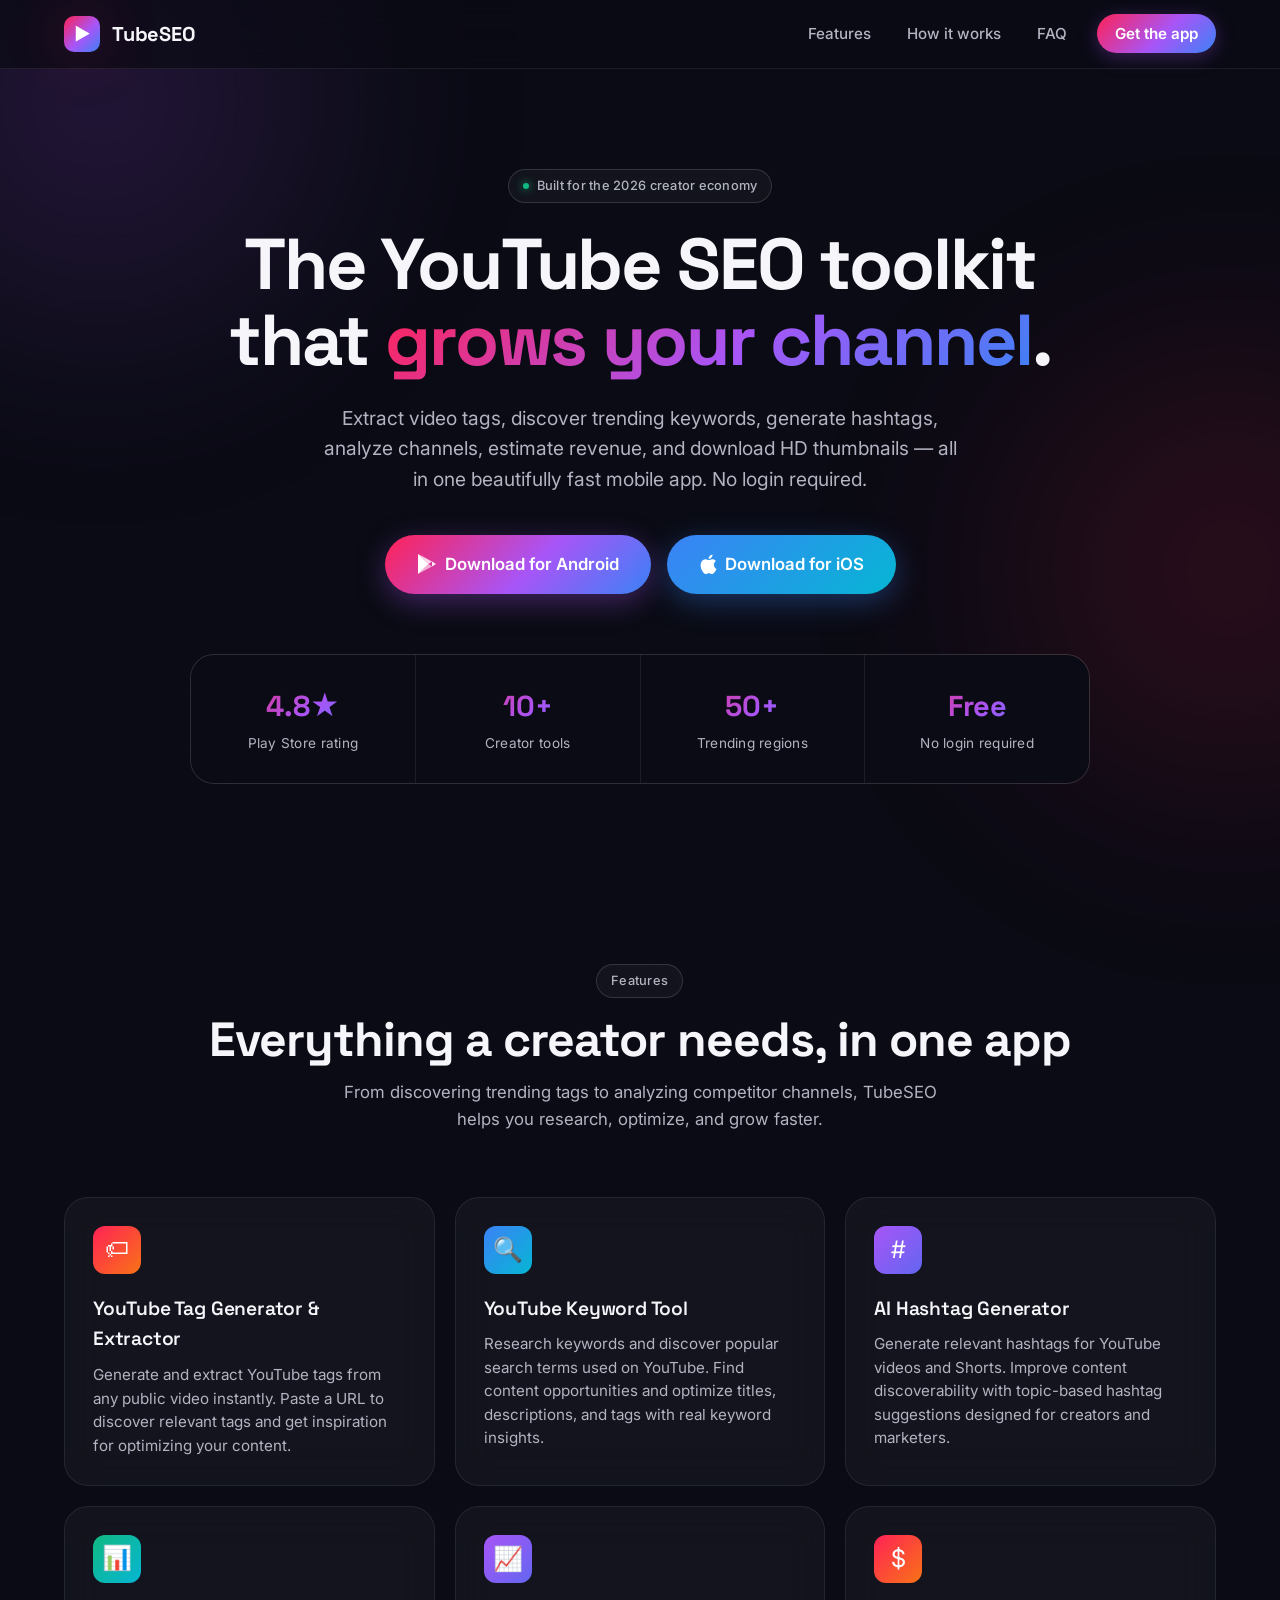
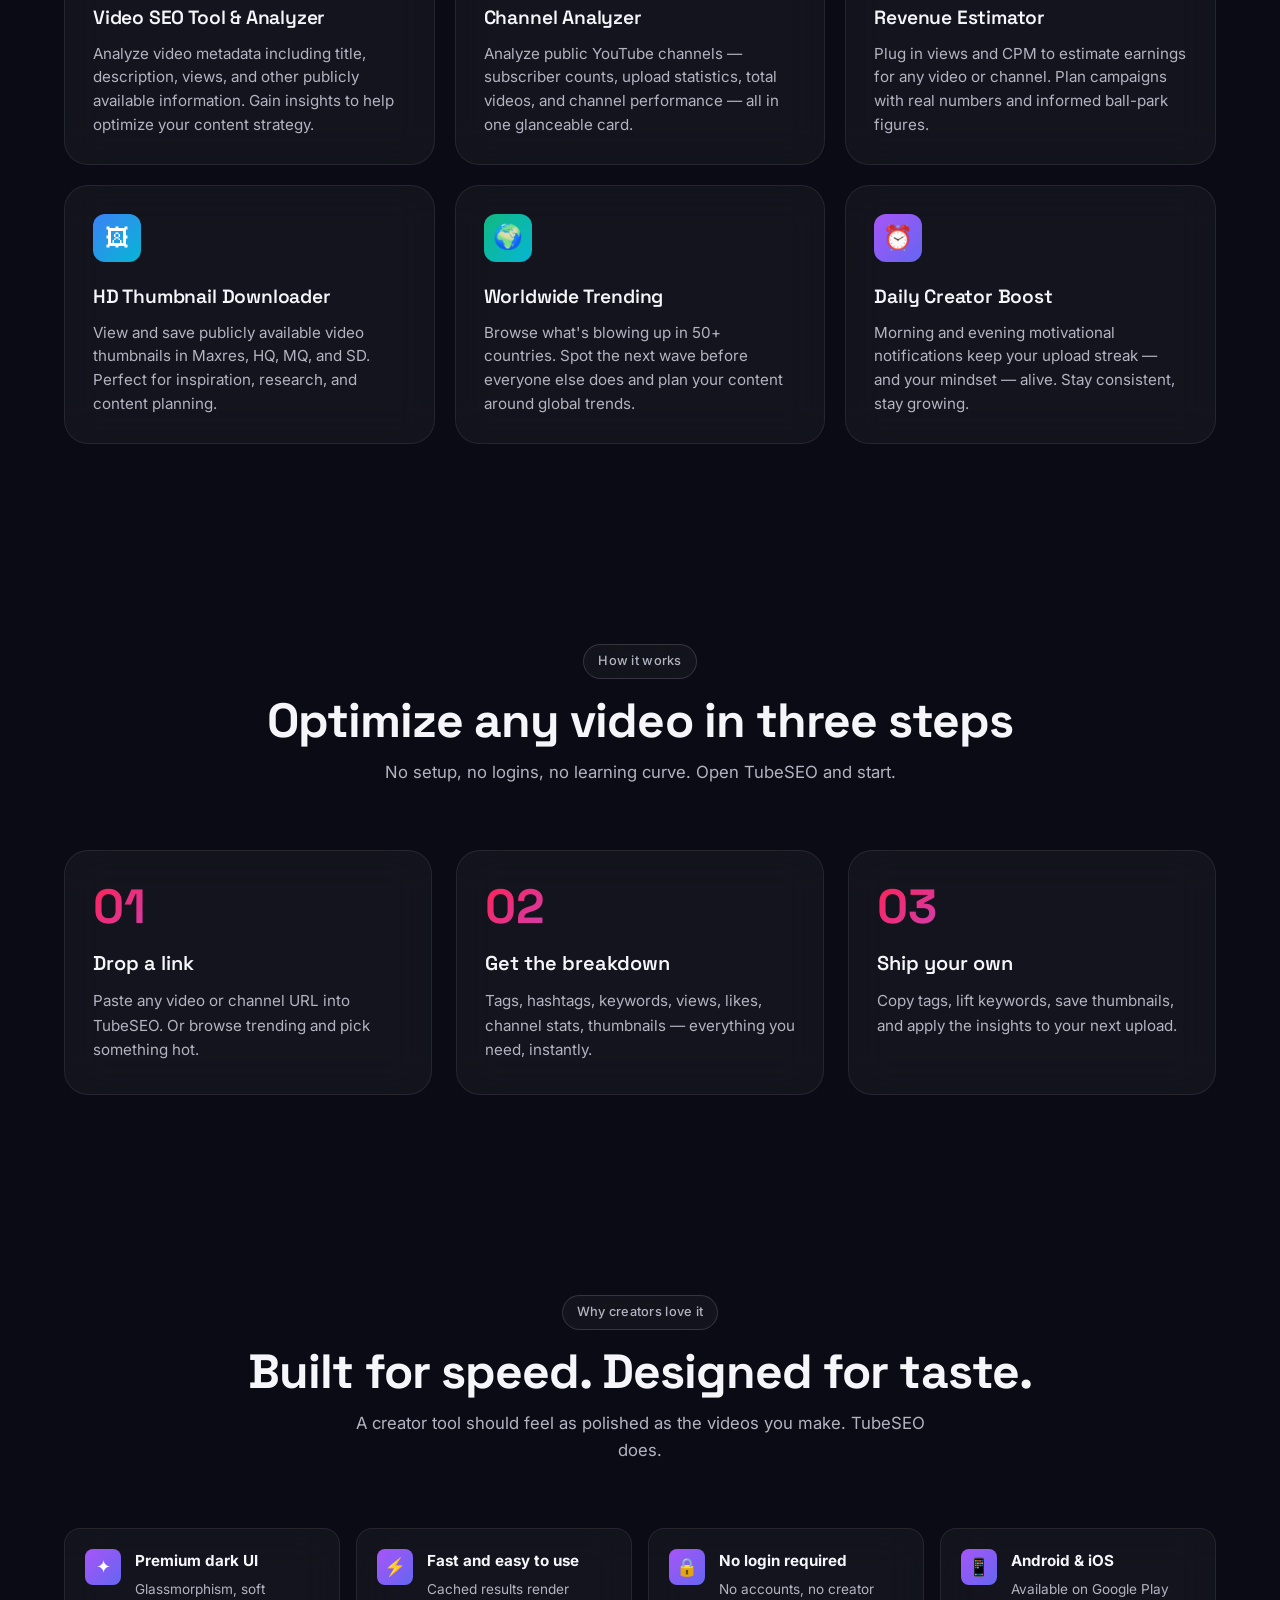
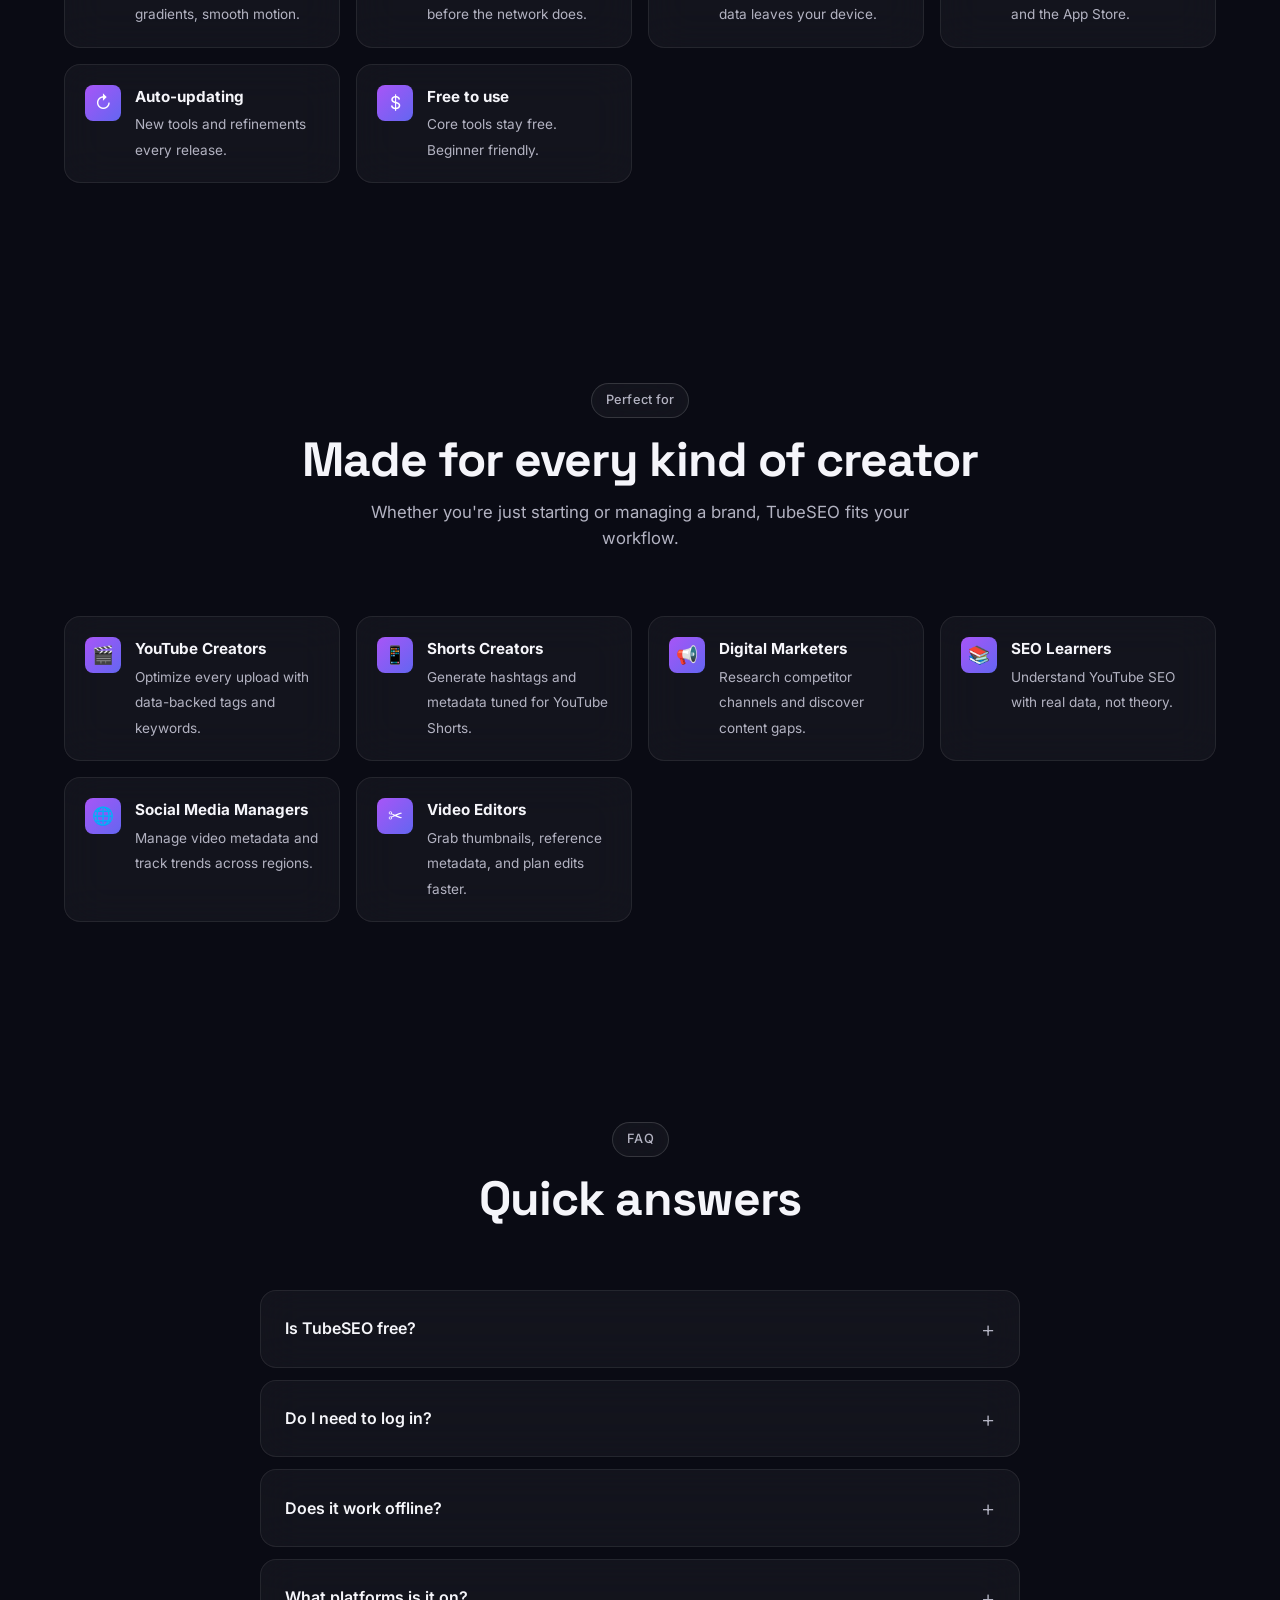
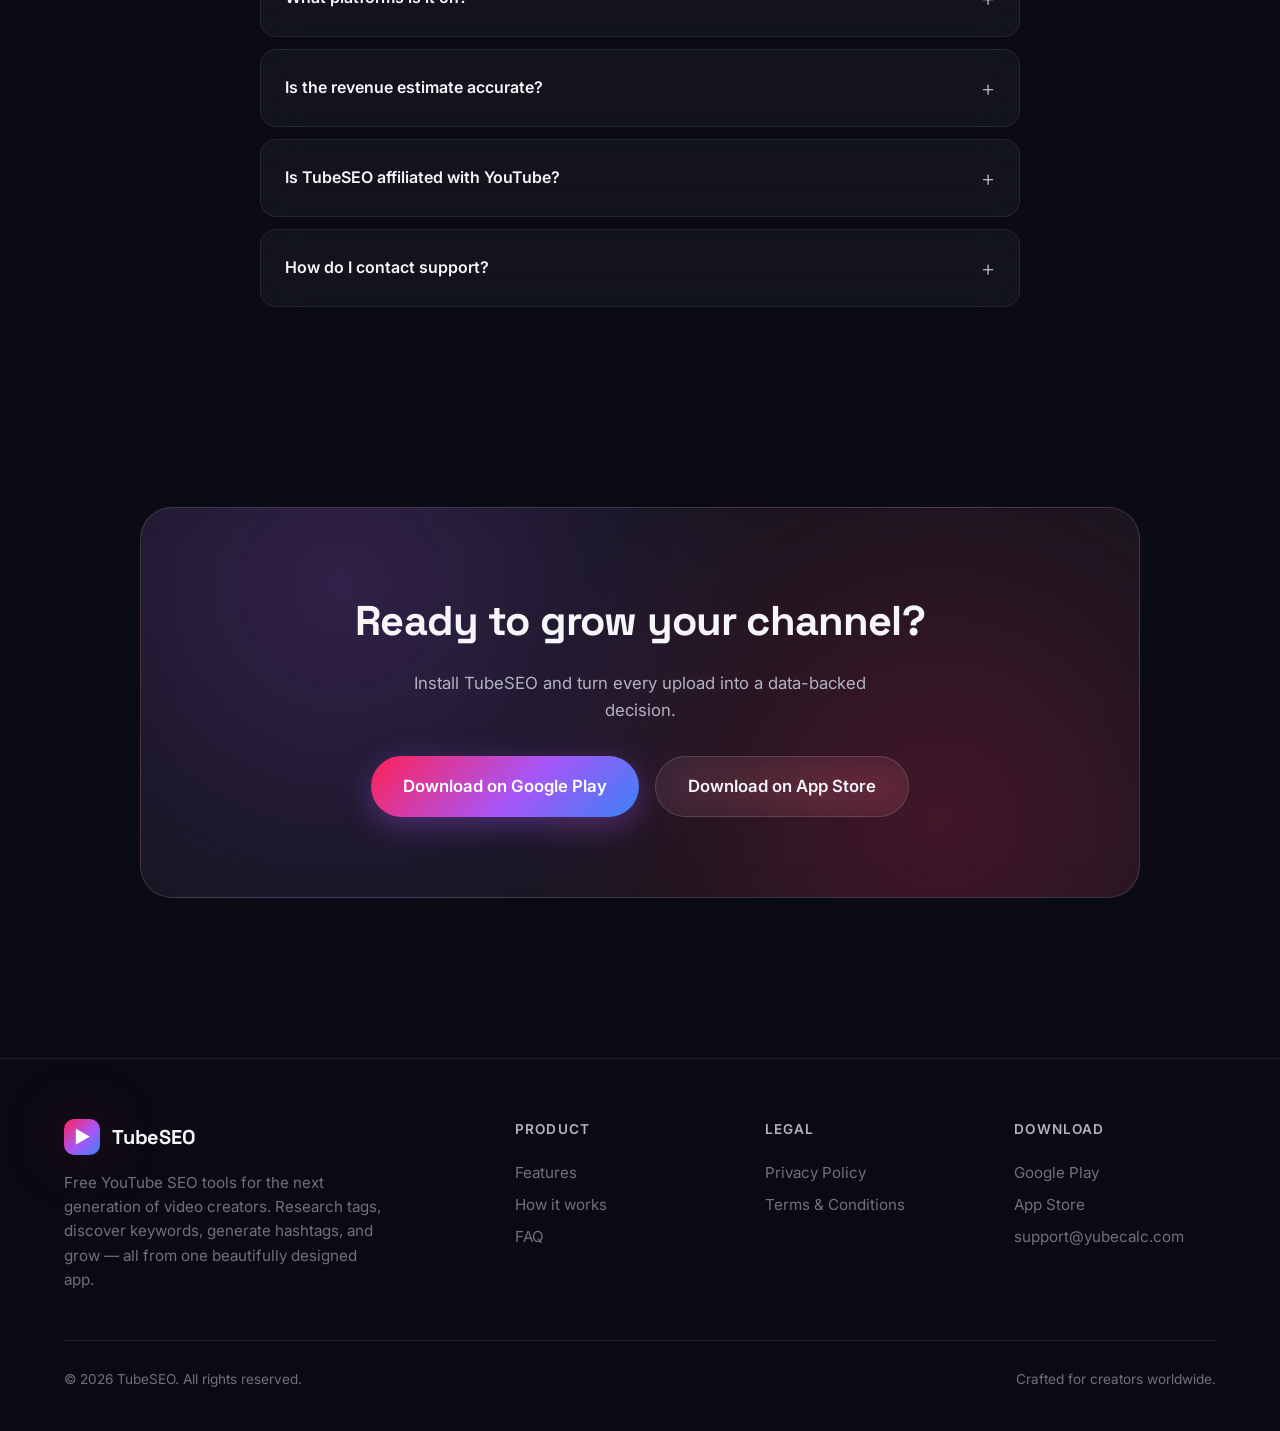
<file: index.html>
<!DOCTYPE html>
<html lang="en">
<head>
    <meta charset="UTF-8">
    <meta name="viewport" content="width=device-width, initial-scale=1.0">
    <title>TubeSEO — YouTube Tags, SEO & Keywords Tool for Creators</title>
    <meta name="description" content="TubeSEO is a free YouTube SEO tool featuring a YouTube tag generator, keyword finder, hashtag generator, video SEO tool, and channel analyzer for creators, marketers, and businesses.">
    <meta name="theme-color" content="#0a0b14">

    <!-- Open Graph -->
    <meta property="og:title" content="TubeSEO — YouTube Tags, SEO & Keywords Tool for Creators">
    <meta property="og:description" content="Free YouTube SEO toolkit — extract tags, discover keywords, generate hashtags, analyze videos & channels, and download HD thumbnails. Available on Android & iOS.">
    <meta property="og:type" content="website">
    <meta property="og:url" content="https://yubecalc.com/">

    <link rel="preconnect" href="https://fonts.googleapis.com">
    <link rel="preconnect" href="https://fonts.gstatic.com" crossorigin>
    <link href="https://fonts.googleapis.com/css2?family=Inter:wght@400;500;600;700;800&family=Space+Grotesk:wght@500;600;700&display=swap" rel="stylesheet">
    <link rel="stylesheet" href="style.css">
</head>
<body>

    <header>
        <div class="header-inner">
            <a href="index.html" class="logo">
                <div class="logo-icon">▶</div>
                TubeSEO
            </a>
            <nav>
                <ul>
                    <li><a href="#features">Features</a></li>
                    <li><a href="#how">How it works</a></li>
                    <li><a href="#faq">FAQ</a></li>
                    <li><a href="https://play.google.com/store/apps/details?id=com.ytool.tubecalc.yubecalc" class="nav-cta">Get the app</a></li>
                </ul>
            </nav>
        </div>
    </header>

    <main>

        <!-- ============ HERO ============ -->
        <section class="hero">
            <div class="container">
                <span class="eyebrow"><span class="dot"></span>Built for the 2026 creator economy</span>
                <h1>The YouTube SEO toolkit that <span class="gradient-text">grows your channel</span>.</h1>
                <p class="lead">
                    Extract video tags, discover trending keywords, generate hashtags, analyze channels,
                    estimate revenue, and download HD thumbnails — all in one beautifully fast mobile app. No login required.
                </p>
                <div class="hero-actions">
                    <a href="https://play.google.com/store/apps/details?id=com.ytool.tubecalc.yubecalc" class="btn btn-primary btn-lg">
                        <svg width="20" height="22" viewBox="0 0 20 22" fill="none" xmlns="http://www.w3.org/2000/svg"><path d="M1 1L11.5 11L1 21V1Z" fill="white"/><path d="M1 1L15 8.5L11.5 11L1 1Z" fill="white" opacity="0.8"/><path d="M1 21L15 13.5L11.5 11L1 21Z" fill="white" opacity="0.6"/><path d="M15 8.5L19 11L15 13.5V8.5Z" fill="white" opacity="0.9"/></svg>
                        Download for Android
                    </a>
                    <a href="https://apps.apple.com/us/app/tubeseo-tags-seo-keywords/id6774161598" class="btn btn-primary btn-lg btn-ios">
                        <svg width="18" height="22" viewBox="0 0 18 22" fill="none" xmlns="http://www.w3.org/2000/svg"><path d="M14.94 11.64C14.92 9.28 16.88 8.14 16.96 8.1C15.84 6.46 14.1 6.24 13.48 6.22C11.96 6.06 10.5 7.12 9.74 7.12C8.96 7.12 7.76 6.24 6.48 6.26C4.82 6.3 3.28 7.22 2.46 8.7C0.76 11.7 2.02 16.12 3.66 18.54C4.48 19.72 5.46 21.06 6.74 21.02C8 20.96 8.46 20.2 9.94 20.2C11.4 20.2 11.84 21.02 13.16 20.98C14.52 20.96 15.36 19.78 16.16 18.6C17.12 17.24 17.5 15.9 17.52 15.84C17.5 15.82 14.96 14.82 14.94 11.64Z" fill="white"/><path d="M12.52 4.56C13.18 3.74 13.64 2.62 13.5 1.5C12.56 1.54 11.38 2.14 10.7 2.94C10.08 3.66 9.52 4.82 9.68 5.92C10.74 6 11.84 5.36 12.52 4.56Z" fill="white"/></svg>
                        Download for iOS
                    </a>
                </div>

                <div class="stats-strip">
                    <div class="stat">
                        <div class="stat-value">4.8★</div>
                        <div class="stat-label">Play Store rating</div>
                    </div>
                    <div class="stat">
                        <div class="stat-value">10+</div>
                        <div class="stat-label">Creator tools</div>
                    </div>
                    <div class="stat">
                        <div class="stat-value">50+</div>
                        <div class="stat-label">Trending regions</div>
                    </div>
                    <div class="stat">
                        <div class="stat-value">Free</div>
                        <div class="stat-label">No login required</div>
                    </div>
                </div>
            </div>
        </section>

        <!-- ============ FEATURES ============ -->
        <section id="features">
            <div class="container">
                <div class="section-heading">
                    <span class="eyebrow">Features</span>
                    <h2>Everything a creator needs, in one app</h2>
                    <p>From discovering trending tags to analyzing competitor channels, TubeSEO helps you research, optimize, and grow faster.</p>
                </div>

                <div class="features-grid">

                    <div class="feature-card">
                        <div class="feature-icon red">🏷</div>
                        <h3>YouTube Tag Generator & Extractor</h3>
                        <p>Generate and extract YouTube tags from any public video instantly. Paste a URL to discover relevant tags and get inspiration for optimizing your content.</p>
                    </div>

                    <div class="feature-card">
                        <div class="feature-icon blue">🔍</div>
                        <h3>YouTube Keyword Tool</h3>
                        <p>Research keywords and discover popular search terms used on YouTube. Find content opportunities and optimize titles, descriptions, and tags with real keyword insights.</p>
                    </div>

                    <div class="feature-card">
                        <div class="feature-icon purple">#</div>
                        <h3>AI Hashtag Generator</h3>
                        <p>Generate relevant hashtags for YouTube videos and Shorts. Improve content discoverability with topic-based hashtag suggestions designed for creators and marketers.</p>
                    </div>

                    <div class="feature-card">
                        <div class="feature-icon green">📊</div>
                        <h3>Video SEO Tool & Analyzer</h3>
                        <p>Analyze video metadata including title, description, views, and other publicly available information. Gain insights to help optimize your content strategy.</p>
                    </div>

                    <div class="feature-card">
                        <div class="feature-icon purple">📈</div>
                        <h3>Channel Analyzer</h3>
                        <p>Analyze public YouTube channels — subscriber counts, upload statistics, total videos, and channel performance — all in one glanceable card.</p>
                    </div>

                    <div class="feature-card">
                        <div class="feature-icon red">$</div>
                        <h3>Revenue Estimator</h3>
                        <p>Plug in views and CPM to estimate earnings for any video or channel. Plan campaigns with real numbers and informed ball-park figures.</p>
                    </div>

                    <div class="feature-card">
                        <div class="feature-icon blue">🖼</div>
                        <h3>HD Thumbnail Downloader</h3>
                        <p>View and save publicly available video thumbnails in Maxres, HQ, MQ, and SD. Perfect for inspiration, research, and content planning.</p>
                    </div>

                    <div class="feature-card">
                        <div class="feature-icon green">🌍</div>
                        <h3>Worldwide Trending</h3>
                        <p>Browse what's blowing up in 50+ countries. Spot the next wave before everyone else does and plan your content around global trends.</p>
                    </div>

                    <div class="feature-card">
                        <div class="feature-icon purple">⏰</div>
                        <h3>Daily Creator Boost</h3>
                        <p>Morning and evening motivational notifications keep your upload streak — and your mindset — alive. Stay consistent, stay growing.</p>
                    </div>

                </div>
            </div>
        </section>

        <!-- ============ HOW IT WORKS ============ -->
        <section id="how">
            <div class="container">
                <div class="section-heading">
                    <span class="eyebrow">How it works</span>
                    <h2>Optimize any video in three steps</h2>
                    <p>No setup, no logins, no learning curve. Open TubeSEO and start.</p>
                </div>

                <div class="steps-grid">
                    <div class="step">
                        <h3>Drop a link</h3>
                        <p>Paste any video or channel URL into TubeSEO. Or browse trending and pick something hot.</p>
                    </div>
                    <div class="step">
                        <h3>Get the breakdown</h3>
                        <p>Tags, hashtags, keywords, views, likes, channel stats, thumbnails — everything you need, instantly.</p>
                    </div>
                    <div class="step">
                        <h3>Ship your own</h3>
                        <p>Copy tags, lift keywords, save thumbnails, and apply the insights to your next upload.</p>
                    </div>
                </div>
            </div>
        </section>

        <!-- ============ WHY (HIGHLIGHTS) ============ -->
        <section>
            <div class="container">
                <div class="section-heading">
                    <span class="eyebrow">Why creators love it</span>
                    <h2>Built for speed. Designed for taste.</h2>
                    <p>A creator tool should feel as polished as the videos you make. TubeSEO does.</p>
                </div>

                <div class="highlights">
                    <div class="highlight">
                        <div class="highlight-icon">✦</div>
                        <div>
                            <strong>Premium dark UI</strong>
                            <span>Glassmorphism, soft gradients, smooth motion.</span>
                        </div>
                    </div>
                    <div class="highlight">
                        <div class="highlight-icon">⚡</div>
                        <div>
                            <strong>Fast and easy to use</strong>
                            <span>Cached results render before the network does.</span>
                        </div>
                    </div>
                    <div class="highlight">
                        <div class="highlight-icon">🔒</div>
                        <div>
                            <strong>No login required</strong>
                            <span>No accounts, no creator data leaves your device.</span>
                        </div>
                    </div>
                    <div class="highlight">
                        <div class="highlight-icon">📱</div>
                        <div>
                            <strong>Android & iOS</strong>
                            <span>Available on Google Play and the App Store.</span>
                        </div>
                    </div>
                    <div class="highlight">
                        <div class="highlight-icon">↻</div>
                        <div>
                            <strong>Auto-updating</strong>
                            <span>New tools and refinements every release.</span>
                        </div>
                    </div>
                    <div class="highlight">
                        <div class="highlight-icon">$</div>
                        <div>
                            <strong>Free to use</strong>
                            <span>Core tools stay free. Beginner friendly.</span>
                        </div>
                    </div>
                </div>
            </div>
        </section>

        <!-- ============ PERFECT FOR ============ -->
        <section>
            <div class="container">
                <div class="section-heading">
                    <span class="eyebrow">Perfect for</span>
                    <h2>Made for every kind of creator</h2>
                    <p>Whether you're just starting or managing a brand, TubeSEO fits your workflow.</p>
                </div>

                <div class="highlights">
                    <div class="highlight">
                        <div class="highlight-icon">🎬</div>
                        <div>
                            <strong>YouTube Creators</strong>
                            <span>Optimize every upload with data-backed tags and keywords.</span>
                        </div>
                    </div>
                    <div class="highlight">
                        <div class="highlight-icon">📱</div>
                        <div>
                            <strong>Shorts Creators</strong>
                            <span>Generate hashtags and metadata tuned for YouTube Shorts.</span>
                        </div>
                    </div>
                    <div class="highlight">
                        <div class="highlight-icon">📢</div>
                        <div>
                            <strong>Digital Marketers</strong>
                            <span>Research competitor channels and discover content gaps.</span>
                        </div>
                    </div>
                    <div class="highlight">
                        <div class="highlight-icon">📚</div>
                        <div>
                            <strong>SEO Learners</strong>
                            <span>Understand YouTube SEO with real data, not theory.</span>
                        </div>
                    </div>
                    <div class="highlight">
                        <div class="highlight-icon">🌐</div>
                        <div>
                            <strong>Social Media Managers</strong>
                            <span>Manage video metadata and track trends across regions.</span>
                        </div>
                    </div>
                    <div class="highlight">
                        <div class="highlight-icon">✂</div>
                        <div>
                            <strong>Video Editors</strong>
                            <span>Grab thumbnails, reference metadata, and plan edits faster.</span>
                        </div>
                    </div>
                </div>
            </div>
        </section>

        <!-- ============ FAQ ============ -->
        <section id="faq">
            <div class="container">
                <div class="section-heading">
                    <span class="eyebrow">FAQ</span>
                    <h2>Quick answers</h2>
                </div>

                <div class="faq-list">
                    <details class="faq-item">
                        <summary>Is TubeSEO free?</summary>
                        <p>Yes. All core tools — tag generator, tag extractor, keyword tool, hashtag generator, video analyzer, channel analyzer, thumbnail downloader, trending, and revenue estimator — are free to use. A small banner ad keeps the lights on.</p>
                    </details>

                    <details class="faq-item">
                        <summary>Do I need to log in?</summary>
                        <p>No login, no account. Just install and start. We don't collect any creator credentials.</p>
                    </details>

                    <details class="faq-item">
                        <summary>Does it work offline?</summary>
                        <p>Mostly. Every video and channel you look up is cached, so you can keep browsing recent results without a connection. Fresh trending data and new lookups need internet.</p>
                    </details>

                    <details class="faq-item">
                        <summary>What platforms is it on?</summary>
                        <p>TubeSEO is available on both platforms — <a href="https://play.google.com/store/apps/details?id=com.ytool.tubecalc.yubecalc">Android on Google Play</a> and <a href="https://apps.apple.com/us/app/tubeseo-tags-seo-keywords/id6774161598">iOS on the App Store</a>. Download it on whichever device you prefer.</p>
                    </details>

                    <details class="faq-item">
                        <summary>Is the revenue estimate accurate?</summary>
                        <p>It's an informed estimate based on view counts and typical creator CPM ranges. Actual earnings depend on geography, audience demographics, advertiser demand, and platform policy, so treat the number as a planning ball-park, not a guarantee.</p>
                    </details>

                    <details class="faq-item">
                        <summary>Is TubeSEO affiliated with YouTube?</summary>
                        <p>No. TubeSEO is not affiliated with, endorsed by, or sponsored by YouTube or Google LLC. YouTube is a trademark of Google LLC. TubeSEO uses publicly available information and official APIs where applicable.</p>
                    </details>

                    <details class="faq-item">
                        <summary>How do I contact support?</summary>
                        <p>Email <a href="mailto:support@yubecalc.com">support@yubecalc.com</a> — we read everything and reply within a few business days.</p>
                    </details>
                </div>
            </div>
        </section>

        <!-- ============ CTA BANNER ============ -->
        <section>
            <div class="container">
                <div class="cta-banner">
                    <h2>Ready to grow your channel?</h2>
                    <p>Install TubeSEO and turn every upload into a data-backed decision.</p>
                    <div class="cta-buttons">
                        <a href="https://play.google.com/store/apps/details?id=com.ytool.tubecalc.yubecalc" class="btn btn-primary btn-lg">
                            Download on Google Play
                        </a>
                        <a href="https://apps.apple.com/us/app/tubeseo-tags-seo-keywords/id6774161598" class="btn btn-secondary btn-lg">
                            Download on App Store
                        </a>
                    </div>
                </div>
            </div>
        </section>

    </main>

    <footer>
        <div class="container">
            <div class="footer-grid">
                <div class="footer-brand">
                    <div class="logo">
                        <div class="logo-icon">▶</div>
                        TubeSEO
                    </div>
                    <p>Free YouTube SEO tools for the next generation of video creators. Research tags, discover keywords, generate hashtags, and grow — all from one beautifully designed app.</p>
                </div>

                <div class="footer-col">
                    <h4>Product</h4>
                    <a href="#features">Features</a>
                    <a href="#how">How it works</a>
                    <a href="#faq">FAQ</a>
                </div>

                <div class="footer-col">
                    <h4>Legal</h4>
                    <a href="privacy-policy.html">Privacy Policy</a>
                    <a href="terms-and-conditions.html">Terms &amp; Conditions</a>
                </div>

                <div class="footer-col">
                    <h4>Download</h4>
                    <a href="https://play.google.com/store/apps/details?id=com.ytool.tubecalc.yubecalc">Google Play</a>
                    <a href="https://apps.apple.com/us/app/tubeseo-tags-seo-keywords/id6774161598">App Store</a>
                    <a href="mailto:support@yubecalc.com">support@yubecalc.com</a>
                </div>
            </div>

            <div class="footer-bottom">
                <span>&copy; 2026 TubeSEO. All rights reserved.</span>
                <span>Crafted for creators worldwide.</span>
            </div>
        </div>
    </footer>

</body>
</html>
</file>
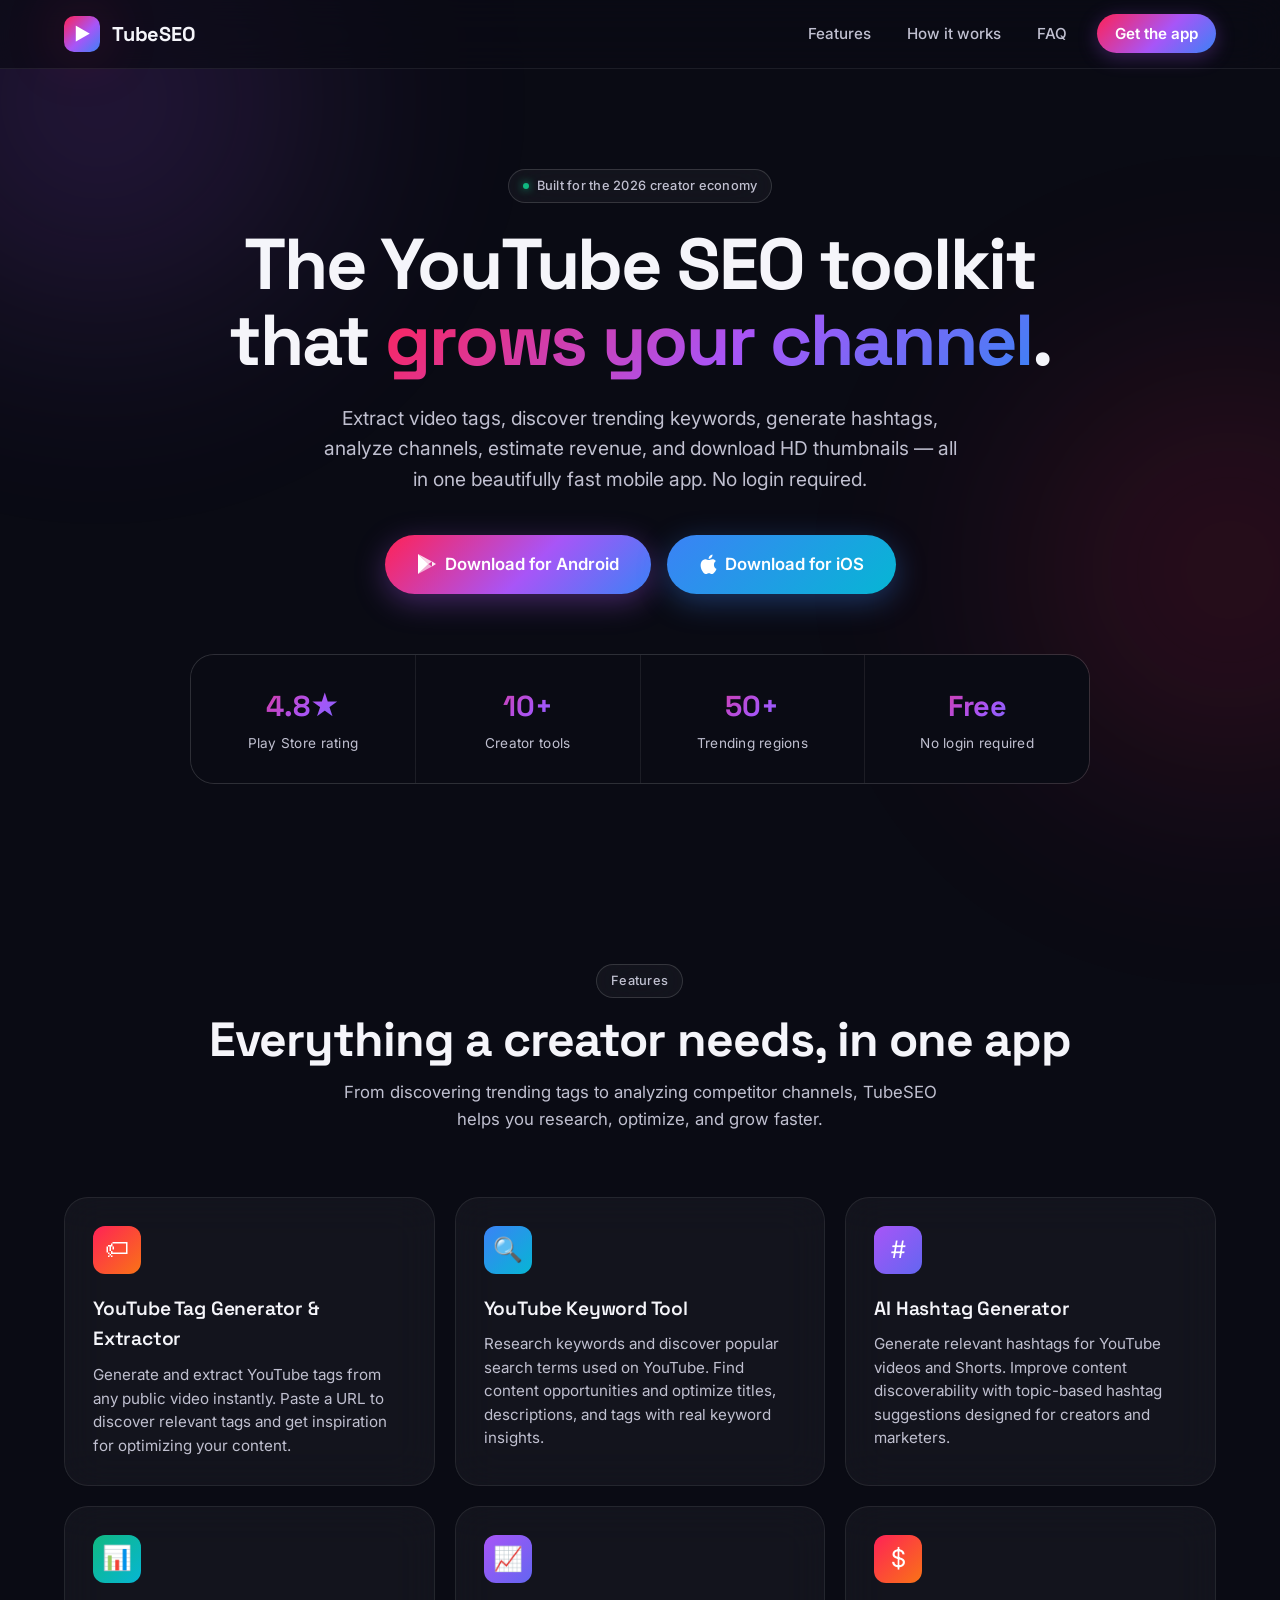
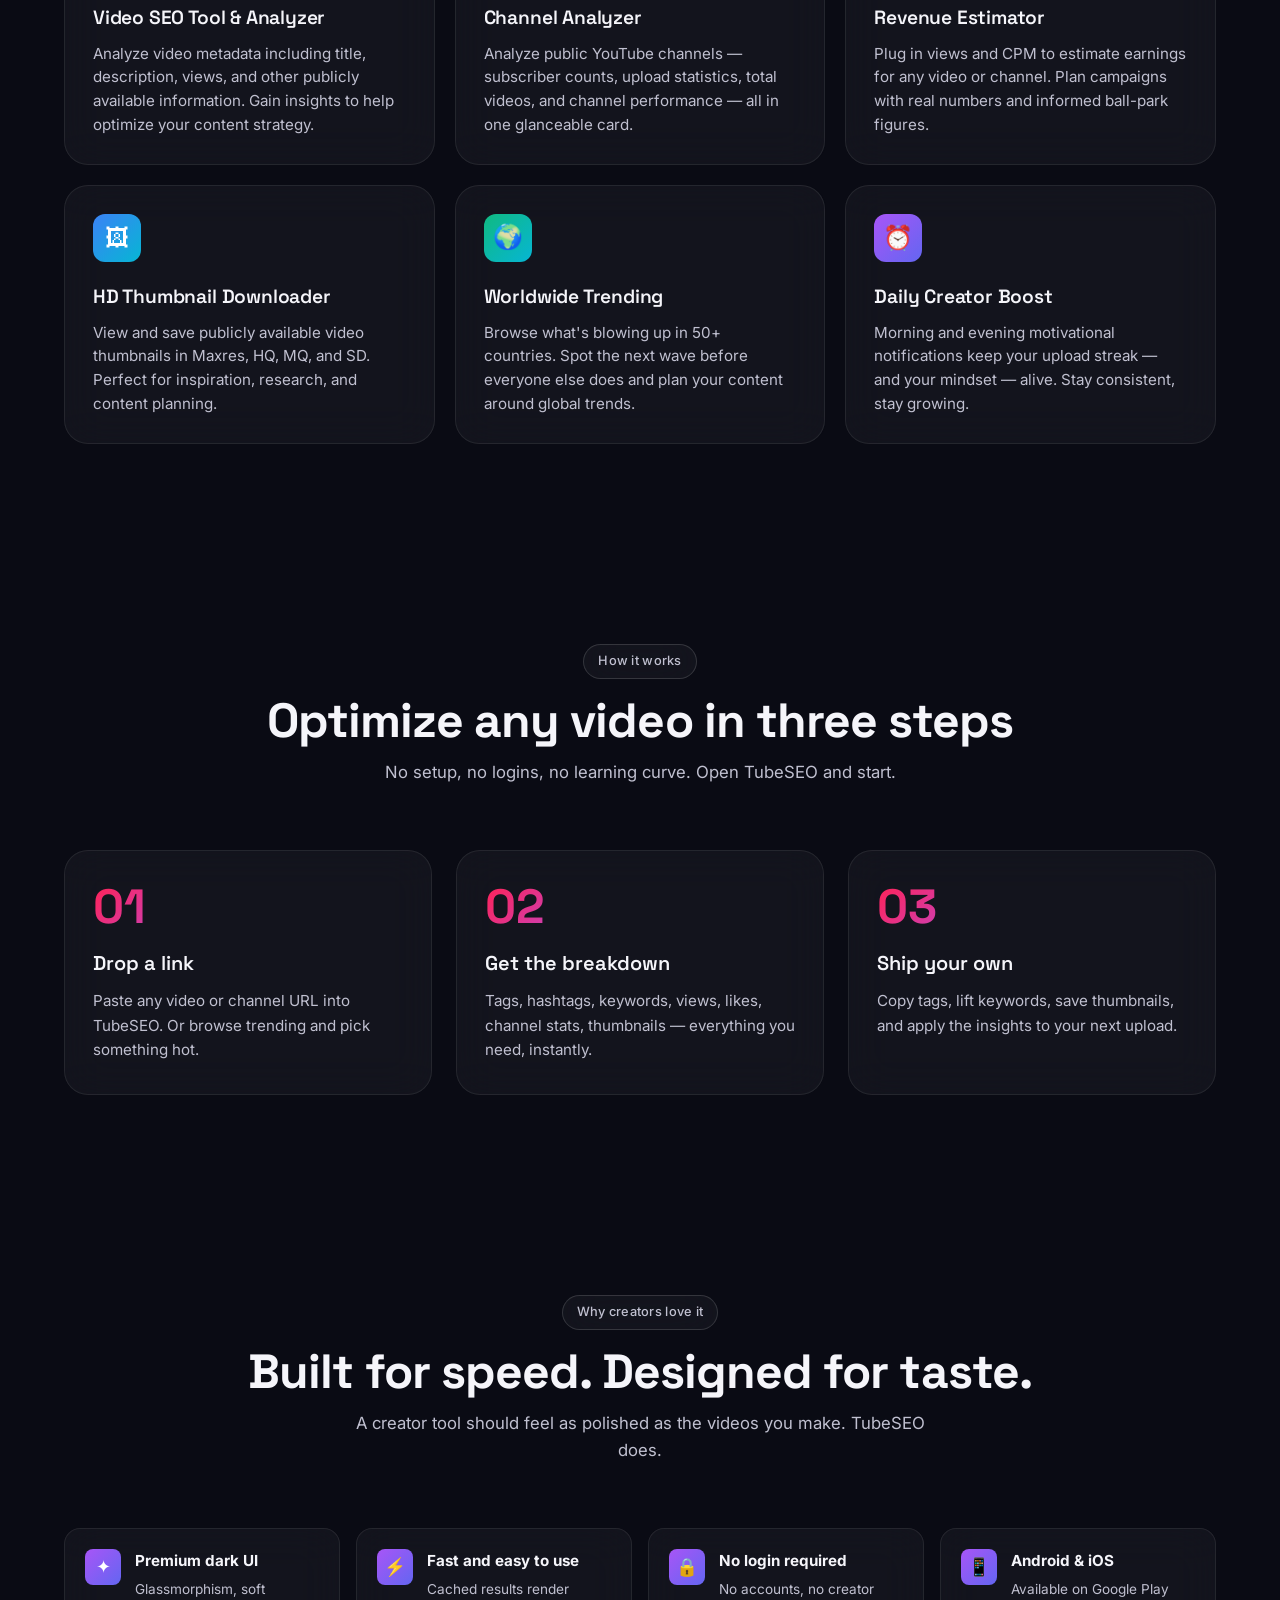
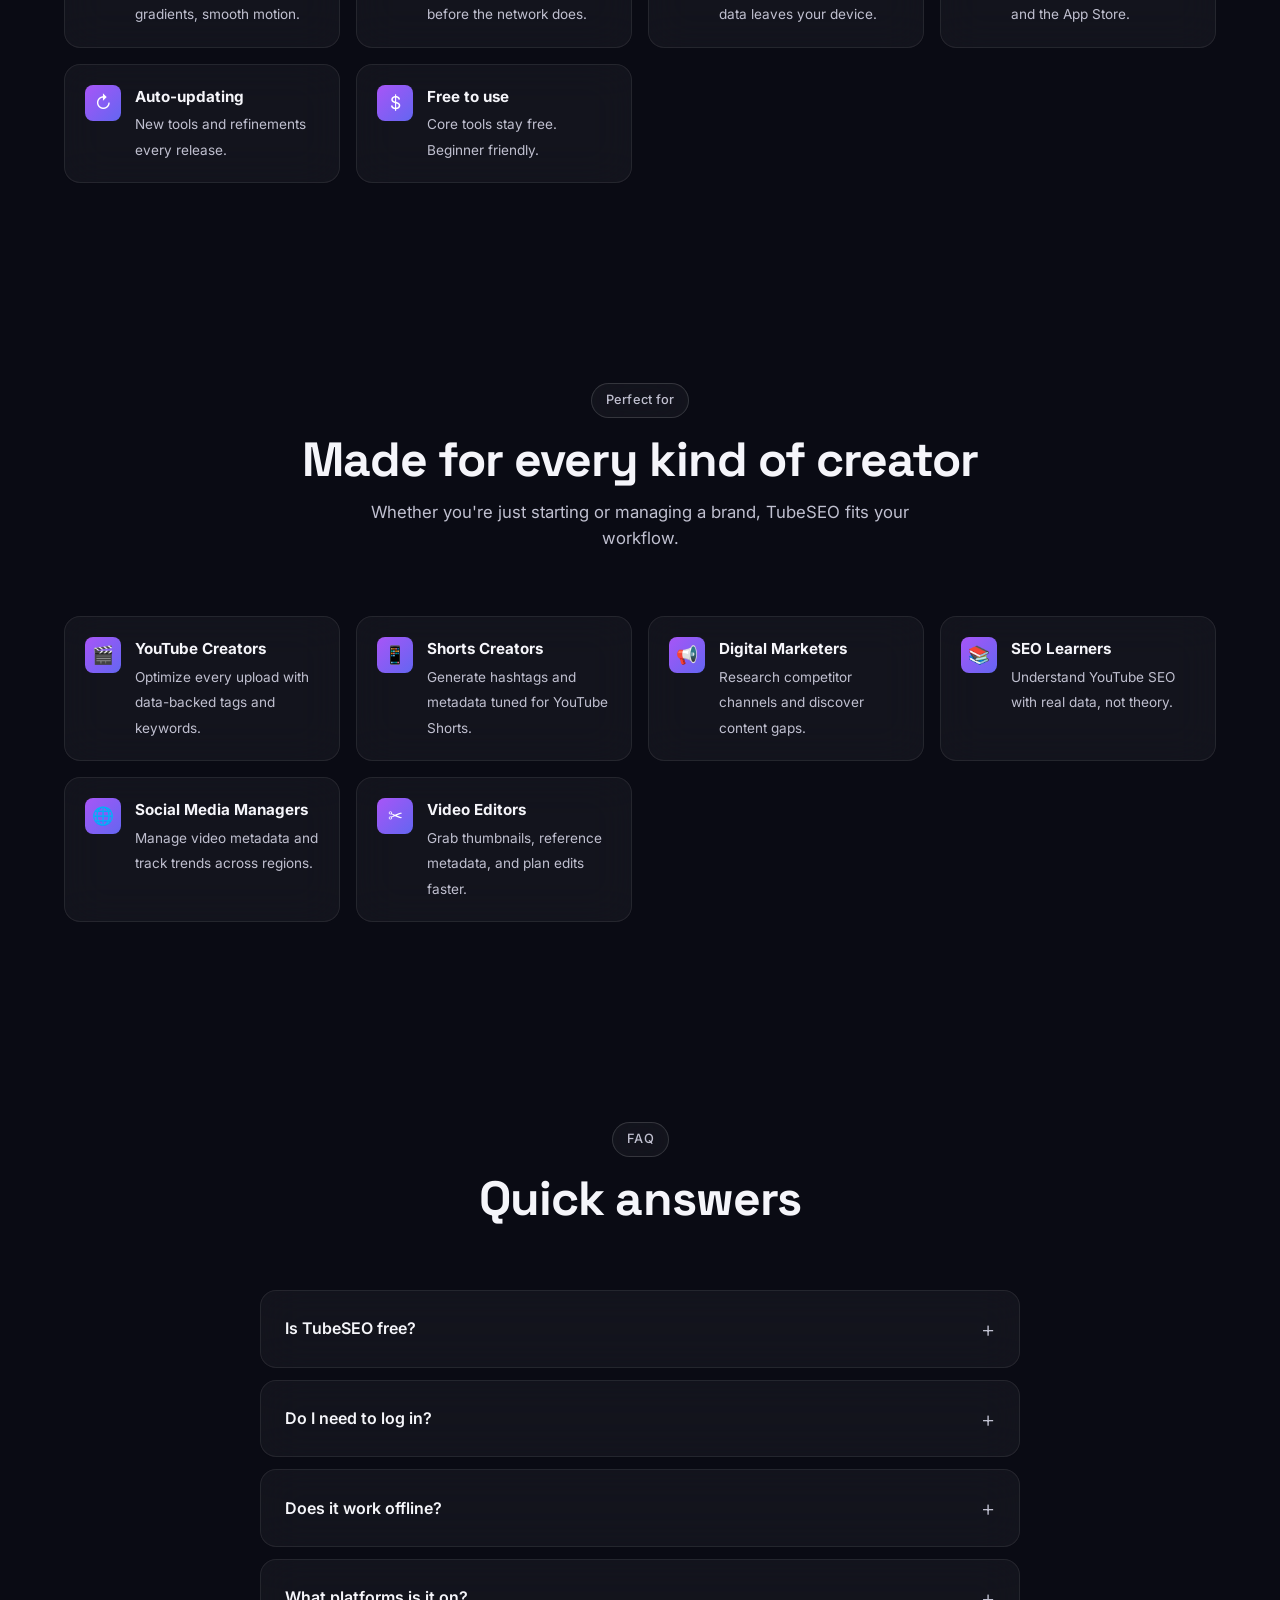
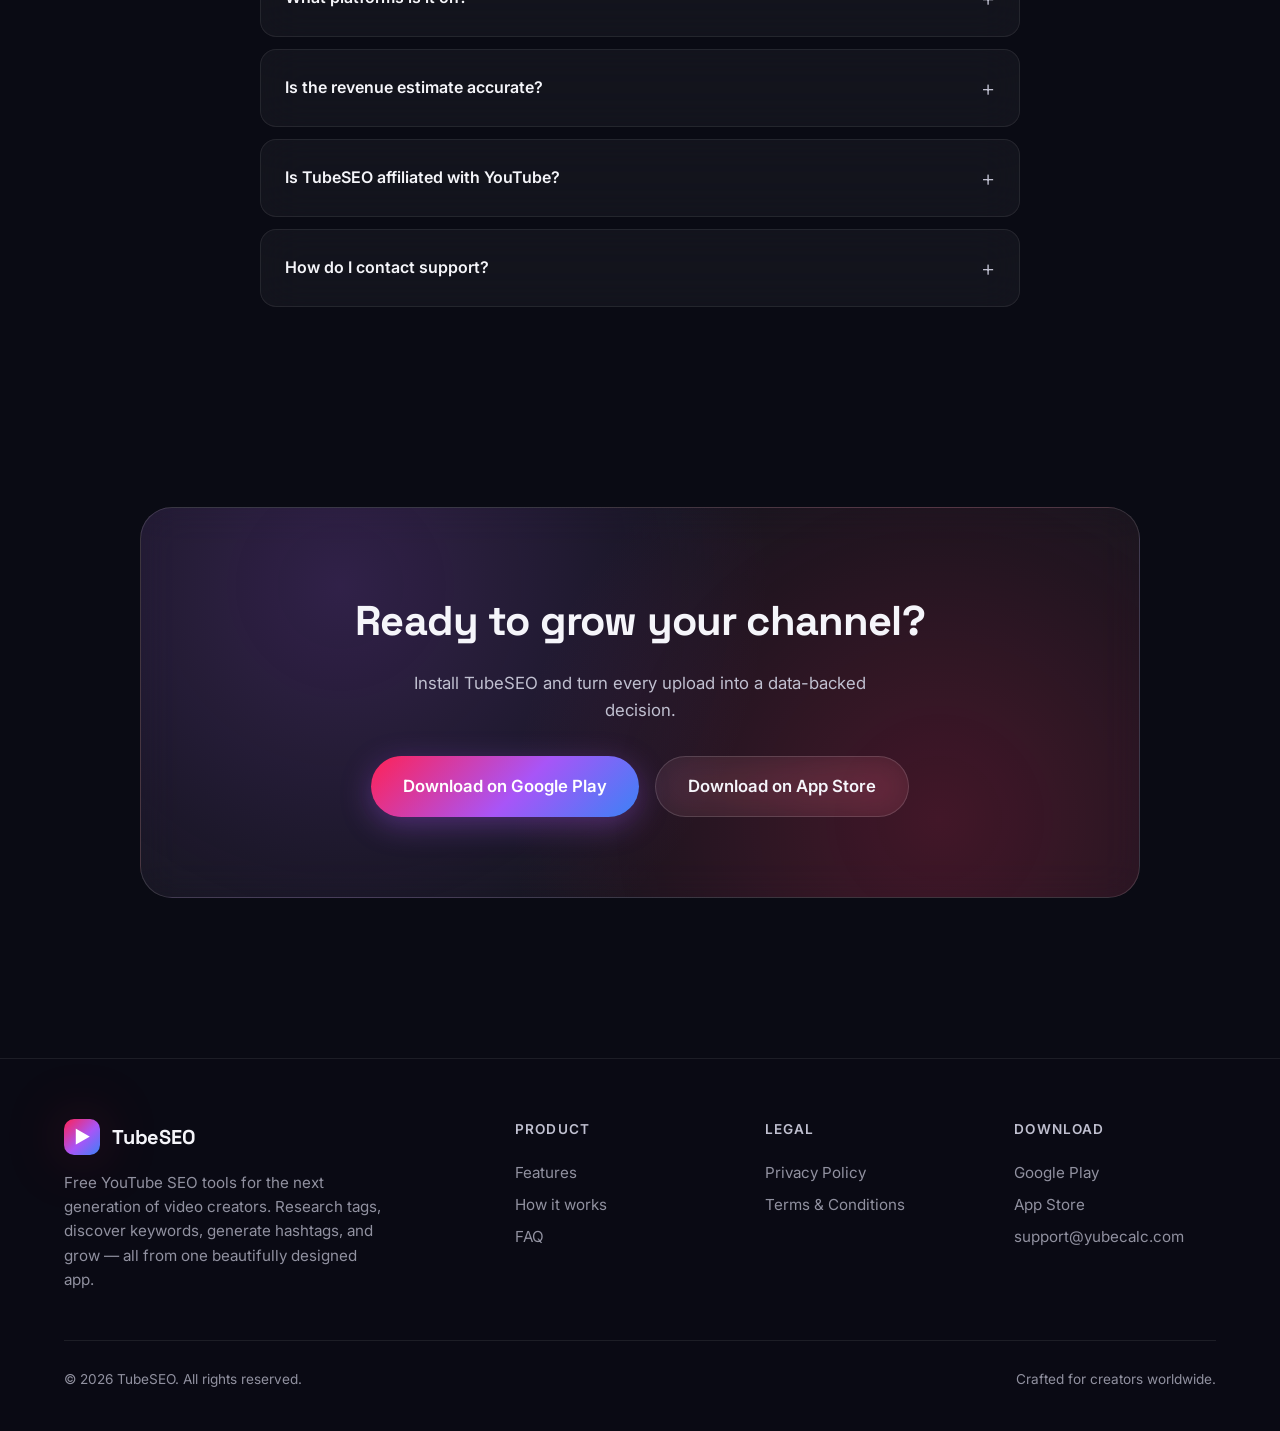
<file: TubeSEO/index.html>
<!DOCTYPE html>
<html lang="en">
<head>
    <meta charset="UTF-8">
    <meta name="viewport" content="width=device-width, initial-scale=1.0">
    <title>TubeSEO — YouTube Tags, SEO & Keywords Tool for Creators</title>
    <meta name="description" content="TubeSEO is a free YouTube SEO tool featuring a YouTube tag generator, keyword finder, hashtag generator, video SEO tool, and channel analyzer for creators, marketers, and businesses.">
    <meta name="theme-color" content="#0a0b14">

    <!-- Open Graph -->
    <meta property="og:title" content="TubeSEO — YouTube Tags, SEO & Keywords Tool for Creators">
    <meta property="og:description" content="Free YouTube SEO toolkit — extract tags, discover keywords, generate hashtags, analyze videos & channels, and download HD thumbnails. Available on Android & iOS.">
    <meta property="og:type" content="website">
    <meta property="og:url" content="https://yubecalc.com/">

    <link rel="preconnect" href="https://fonts.googleapis.com">
    <link rel="preconnect" href="https://fonts.gstatic.com" crossorigin>
    <link rel="preload" as="style" href="https://fonts.googleapis.com/css2?family=Inter:wght@400;500;600;700;800&family=Space+Grotesk:wght@500;600;700&display=swap">
    <link href="https://fonts.googleapis.com/css2?family=Inter:wght@400;500;600;700;800&family=Space+Grotesk:wght@500;600;700&display=swap" rel="stylesheet" media="print" onload="this.media='all'">
    <noscript><link href="https://fonts.googleapis.com/css2?family=Inter:wght@400;500;600;700;800&family=Space+Grotesk:wght@500;600;700&display=swap" rel="stylesheet"></noscript>
    <link rel="stylesheet" href="style.css">
</head>
<body>
    <a href="#main-content" class="skip-link">Skip to main content</a>

    <header>
        <div class="header-inner">
            <a href="index.html" class="logo" aria-label="TubeSEO — Home">
                <div class="logo-icon" aria-hidden="true">▶</div>
                TubeSEO
            </a>
            <nav aria-label="Main navigation">
                <ul>
                    <li><a href="#features">Features</a></li>
                    <li><a href="#how">How it works</a></li>
                    <li><a href="#faq">FAQ</a></li>
                    <li><a href="https://play.google.com/store/apps/details?id=com.ytool.tubecalc.yubecalc" class="nav-cta">Get the app</a></li>
                </ul>
            </nav>
        </div>
    </header>

    <main id="main-content">

        <!-- ============ HERO ============ -->
        <section class="hero">
            <div class="container">
                <span class="eyebrow"><span class="dot"></span>Built for the 2026 creator economy</span>
                <h1>The YouTube SEO toolkit that <span class="gradient-text">grows your channel</span>.</h1>
                <p class="lead">
                    Extract video tags, discover trending keywords, generate hashtags, analyze channels,
                    estimate revenue, and download HD thumbnails — all in one beautifully fast mobile app. No login required.
                </p>
                <div class="hero-actions">
                    <a href="https://play.google.com/store/apps/details?id=com.ytool.tubecalc.yubecalc" class="btn btn-primary btn-lg">
                        <svg width="20" height="22" viewBox="0 0 20 22" fill="none" xmlns="http://www.w3.org/2000/svg" aria-hidden="true" focusable="false"><path d="M1 1L11.5 11L1 21V1Z" fill="white"/><path d="M1 1L15 8.5L11.5 11L1 1Z" fill="white" opacity="0.8"/><path d="M1 21L15 13.5L11.5 11L1 21Z" fill="white" opacity="0.6"/><path d="M15 8.5L19 11L15 13.5V8.5Z" fill="white" opacity="0.9"/></svg>
                        Download for Android
                    </a>
                    <a href="https://apps.apple.com/us/app/tubeseo-tags-seo-keywords/id6774161598" class="btn btn-primary btn-lg btn-ios">
                        <svg width="18" height="22" viewBox="0 0 18 22" fill="none" xmlns="http://www.w3.org/2000/svg" aria-hidden="true" focusable="false"><path d="M14.94 11.64C14.92 9.28 16.88 8.14 16.96 8.1C15.84 6.46 14.1 6.24 13.48 6.22C11.96 6.06 10.5 7.12 9.74 7.12C8.96 7.12 7.76 6.24 6.48 6.26C4.82 6.3 3.28 7.22 2.46 8.7C0.76 11.7 2.02 16.12 3.66 18.54C4.48 19.72 5.46 21.06 6.74 21.02C8 20.96 8.46 20.2 9.94 20.2C11.4 20.2 11.84 21.02 13.16 20.98C14.52 20.96 15.36 19.78 16.16 18.6C17.12 17.24 17.5 15.9 17.52 15.84C17.5 15.82 14.96 14.82 14.94 11.64Z" fill="white"/><path d="M12.52 4.56C13.18 3.74 13.64 2.62 13.5 1.5C12.56 1.54 11.38 2.14 10.7 2.94C10.08 3.66 9.52 4.82 9.68 5.92C10.74 6 11.84 5.36 12.52 4.56Z" fill="white"/></svg>
                        Download for iOS
                    </a>
                </div>

                <div class="stats-strip">
                    <div class="stat">
                        <div class="stat-value">4.8★</div>
                        <div class="stat-label">Play Store rating</div>
                    </div>
                    <div class="stat">
                        <div class="stat-value">10+</div>
                        <div class="stat-label">Creator tools</div>
                    </div>
                    <div class="stat">
                        <div class="stat-value">50+</div>
                        <div class="stat-label">Trending regions</div>
                    </div>
                    <div class="stat">
                        <div class="stat-value">Free</div>
                        <div class="stat-label">No login required</div>
                    </div>
                </div>
            </div>
        </section>

        <!-- ============ FEATURES ============ -->
        <section id="features">
            <div class="container">
                <div class="section-heading">
                    <span class="eyebrow">Features</span>
                    <h2>Everything a creator needs, in one app</h2>
                    <p>From discovering trending tags to analyzing competitor channels, TubeSEO helps you research, optimize, and grow faster.</p>
                </div>

                <div class="features-grid">

                    <div class="feature-card">
                        <div class="feature-icon red" aria-hidden="true">🏷</div>
                        <h3>YouTube Tag Generator & Extractor</h3>
                        <p>Generate and extract YouTube tags from any public video instantly. Paste a URL to discover relevant tags and get inspiration for optimizing your content.</p>
                    </div>

                    <div class="feature-card">
                        <div class="feature-icon blue" aria-hidden="true">🔍</div>
                        <h3>YouTube Keyword Tool</h3>
                        <p>Research keywords and discover popular search terms used on YouTube. Find content opportunities and optimize titles, descriptions, and tags with real keyword insights.</p>
                    </div>

                    <div class="feature-card">
                        <div class="feature-icon purple" aria-hidden="true">#</div>
                        <h3>AI Hashtag Generator</h3>
                        <p>Generate relevant hashtags for YouTube videos and Shorts. Improve content discoverability with topic-based hashtag suggestions designed for creators and marketers.</p>
                    </div>

                    <div class="feature-card">
                        <div class="feature-icon green" aria-hidden="true">📊</div>
                        <h3>Video SEO Tool & Analyzer</h3>
                        <p>Analyze video metadata including title, description, views, and other publicly available information. Gain insights to help optimize your content strategy.</p>
                    </div>

                    <div class="feature-card">
                        <div class="feature-icon purple" aria-hidden="true">📈</div>
                        <h3>Channel Analyzer</h3>
                        <p>Analyze public YouTube channels — subscriber counts, upload statistics, total videos, and channel performance — all in one glanceable card.</p>
                    </div>

                    <div class="feature-card">
                        <div class="feature-icon red" aria-hidden="true">$</div>
                        <h3>Revenue Estimator</h3>
                        <p>Plug in views and CPM to estimate earnings for any video or channel. Plan campaigns with real numbers and informed ball-park figures.</p>
                    </div>

                    <div class="feature-card">
                        <div class="feature-icon blue" aria-hidden="true">🖼</div>
                        <h3>HD Thumbnail Downloader</h3>
                        <p>View and save publicly available video thumbnails in Maxres, HQ, MQ, and SD. Perfect for inspiration, research, and content planning.</p>
                    </div>

                    <div class="feature-card">
                        <div class="feature-icon green" aria-hidden="true">🌍</div>
                        <h3>Worldwide Trending</h3>
                        <p>Browse what's blowing up in 50+ countries. Spot the next wave before everyone else does and plan your content around global trends.</p>
                    </div>

                    <div class="feature-card">
                        <div class="feature-icon purple" aria-hidden="true">⏰</div>
                        <h3>Daily Creator Boost</h3>
                        <p>Morning and evening motivational notifications keep your upload streak — and your mindset — alive. Stay consistent, stay growing.</p>
                    </div>

                </div>
            </div>
        </section>

        <!-- ============ HOW IT WORKS ============ -->
        <section id="how">
            <div class="container">
                <div class="section-heading">
                    <span class="eyebrow">How it works</span>
                    <h2>Optimize any video in three steps</h2>
                    <p>No setup, no logins, no learning curve. Open TubeSEO and start.</p>
                </div>

                <div class="steps-grid">
                    <div class="step">
                        <h3>Drop a link</h3>
                        <p>Paste any video or channel URL into TubeSEO. Or browse trending and pick something hot.</p>
                    </div>
                    <div class="step">
                        <h3>Get the breakdown</h3>
                        <p>Tags, hashtags, keywords, views, likes, channel stats, thumbnails — everything you need, instantly.</p>
                    </div>
                    <div class="step">
                        <h3>Ship your own</h3>
                        <p>Copy tags, lift keywords, save thumbnails, and apply the insights to your next upload.</p>
                    </div>
                </div>
            </div>
        </section>

        <!-- ============ WHY (HIGHLIGHTS) ============ -->
        <section>
            <div class="container">
                <div class="section-heading">
                    <span class="eyebrow">Why creators love it</span>
                    <h2>Built for speed. Designed for taste.</h2>
                    <p>A creator tool should feel as polished as the videos you make. TubeSEO does.</p>
                </div>

                <div class="highlights">
                    <div class="highlight">
                        <div class="highlight-icon" aria-hidden="true">✦</div>
                        <div>
                            <strong>Premium dark UI</strong>
                            <span>Glassmorphism, soft gradients, smooth motion.</span>
                        </div>
                    </div>
                    <div class="highlight">
                        <div class="highlight-icon" aria-hidden="true">⚡</div>
                        <div>
                            <strong>Fast and easy to use</strong>
                            <span>Cached results render before the network does.</span>
                        </div>
                    </div>
                    <div class="highlight">
                        <div class="highlight-icon" aria-hidden="true">🔒</div>
                        <div>
                            <strong>No login required</strong>
                            <span>No accounts, no creator data leaves your device.</span>
                        </div>
                    </div>
                    <div class="highlight">
                        <div class="highlight-icon" aria-hidden="true">📱</div>
                        <div>
                            <strong>Android & iOS</strong>
                            <span>Available on Google Play and the App Store.</span>
                        </div>
                    </div>
                    <div class="highlight">
                        <div class="highlight-icon" aria-hidden="true">↻</div>
                        <div>
                            <strong>Auto-updating</strong>
                            <span>New tools and refinements every release.</span>
                        </div>
                    </div>
                    <div class="highlight">
                        <div class="highlight-icon" aria-hidden="true">$</div>
                        <div>
                            <strong>Free to use</strong>
                            <span>Core tools stay free. Beginner friendly.</span>
                        </div>
                    </div>
                </div>
            </div>
        </section>

        <!-- ============ PERFECT FOR ============ -->
        <section>
            <div class="container">
                <div class="section-heading">
                    <span class="eyebrow">Perfect for</span>
                    <h2>Made for every kind of creator</h2>
                    <p>Whether you're just starting or managing a brand, TubeSEO fits your workflow.</p>
                </div>

                <div class="highlights">
                    <div class="highlight">
                        <div class="highlight-icon" aria-hidden="true">🎬</div>
                        <div>
                            <strong>YouTube Creators</strong>
                            <span>Optimize every upload with data-backed tags and keywords.</span>
                        </div>
                    </div>
                    <div class="highlight">
                        <div class="highlight-icon" aria-hidden="true">📱</div>
                        <div>
                            <strong>Shorts Creators</strong>
                            <span>Generate hashtags and metadata tuned for YouTube Shorts.</span>
                        </div>
                    </div>
                    <div class="highlight">
                        <div class="highlight-icon" aria-hidden="true">📢</div>
                        <div>
                            <strong>Digital Marketers</strong>
                            <span>Research competitor channels and discover content gaps.</span>
                        </div>
                    </div>
                    <div class="highlight">
                        <div class="highlight-icon" aria-hidden="true">📚</div>
                        <div>
                            <strong>SEO Learners</strong>
                            <span>Understand YouTube SEO with real data, not theory.</span>
                        </div>
                    </div>
                    <div class="highlight">
                        <div class="highlight-icon" aria-hidden="true">🌐</div>
                        <div>
                            <strong>Social Media Managers</strong>
                            <span>Manage video metadata and track trends across regions.</span>
                        </div>
                    </div>
                    <div class="highlight">
                        <div class="highlight-icon" aria-hidden="true">✂</div>
                        <div>
                            <strong>Video Editors</strong>
                            <span>Grab thumbnails, reference metadata, and plan edits faster.</span>
                        </div>
                    </div>
                </div>
            </div>
        </section>

        <!-- ============ FAQ ============ -->
        <section id="faq">
            <div class="container">
                <div class="section-heading">
                    <span class="eyebrow">FAQ</span>
                    <h2>Quick answers</h2>
                </div>

                <div class="faq-list">
                    <details class="faq-item">
                        <summary>Is TubeSEO free?</summary>
                        <p>Yes. All core tools — tag generator, tag extractor, keyword tool, hashtag generator, video analyzer, channel analyzer, thumbnail downloader, trending, and revenue estimator — are free to use. A small banner ad keeps the lights on.</p>
                    </details>

                    <details class="faq-item">
                        <summary>Do I need to log in?</summary>
                        <p>No login, no account. Just install and start. We don't collect any creator credentials.</p>
                    </details>

                    <details class="faq-item">
                        <summary>Does it work offline?</summary>
                        <p>Mostly. Every video and channel you look up is cached, so you can keep browsing recent results without a connection. Fresh trending data and new lookups need internet.</p>
                    </details>

                    <details class="faq-item">
                        <summary>What platforms is it on?</summary>
                        <p>TubeSEO is available on both platforms — <a href="https://play.google.com/store/apps/details?id=com.ytool.tubecalc.yubecalc">Android on Google Play</a> and <a href="https://apps.apple.com/us/app/tubeseo-tags-seo-keywords/id6774161598">iOS on the App Store</a>. Download it on whichever device you prefer.</p>
                    </details>

                    <details class="faq-item">
                        <summary>Is the revenue estimate accurate?</summary>
                        <p>It's an informed estimate based on view counts and typical creator CPM ranges. Actual earnings depend on geography, audience demographics, advertiser demand, and platform policy, so treat the number as a planning ball-park, not a guarantee.</p>
                    </details>

                    <details class="faq-item">
                        <summary>Is TubeSEO affiliated with YouTube?</summary>
                        <p>No. TubeSEO is not affiliated with, endorsed by, or sponsored by YouTube or Google LLC. YouTube is a trademark of Google LLC. TubeSEO uses publicly available information and official APIs where applicable.</p>
                    </details>

                    <details class="faq-item">
                        <summary>How do I contact support?</summary>
                        <p>Email <a href="mailto:support@yubecalc.com">support@yubecalc.com</a> — we read everything and reply within a few business days.</p>
                    </details>
                </div>
            </div>
        </section>

        <!-- ============ CTA BANNER ============ -->
        <section>
            <div class="container">
                <div class="cta-banner">
                    <h2>Ready to grow your channel?</h2>
                    <p>Install TubeSEO and turn every upload into a data-backed decision.</p>
                    <div class="cta-buttons">
                        <a href="https://play.google.com/store/apps/details?id=com.ytool.tubecalc.yubecalc" class="btn btn-primary btn-lg">
                            Download on Google Play
                        </a>
                        <a href="https://apps.apple.com/us/app/tubeseo-tags-seo-keywords/id6774161598" class="btn btn-secondary btn-lg">
                            Download on App Store
                        </a>
                    </div>
                </div>
            </div>
        </section>

    </main>

    <footer role="contentinfo">
        <div class="container">
            <div class="footer-grid">
                <div class="footer-brand">
                    <div class="logo">
                        <div class="logo-icon" aria-hidden="true">▶</div>
                        TubeSEO
                    </div>
                    <p>Free YouTube SEO tools for the next generation of video creators. Research tags, discover keywords, generate hashtags, and grow — all from one beautifully designed app.</p>
                </div>

                <div class="footer-col">
                    <h4>Product</h4>
                    <a href="#features">Features</a>
                    <a href="#how">How it works</a>
                    <a href="#faq">FAQ</a>
                </div>

                <div class="footer-col">
                    <h4>Legal</h4>
                    <a href="privacy-policy.html">Privacy Policy</a>
                    <a href="terms-and-conditions.html">Terms &amp; Conditions</a>
                </div>

                <div class="footer-col">
                    <h4>Download</h4>
                    <a href="https://play.google.com/store/apps/details?id=com.ytool.tubecalc.yubecalc">Google Play</a>
                    <a href="https://apps.apple.com/us/app/tubeseo-tags-seo-keywords/id6774161598">App Store</a>
                    <a href="mailto:support@yubecalc.com">support@yubecalc.com</a>
                </div>
            </div>

            <div class="footer-bottom">
                <span>&copy; 2026 TubeSEO. All rights reserved.</span>
                <span>Crafted for creators worldwide.</span>
            </div>
        </div>
    </footer>

</body>
</html>
</file>
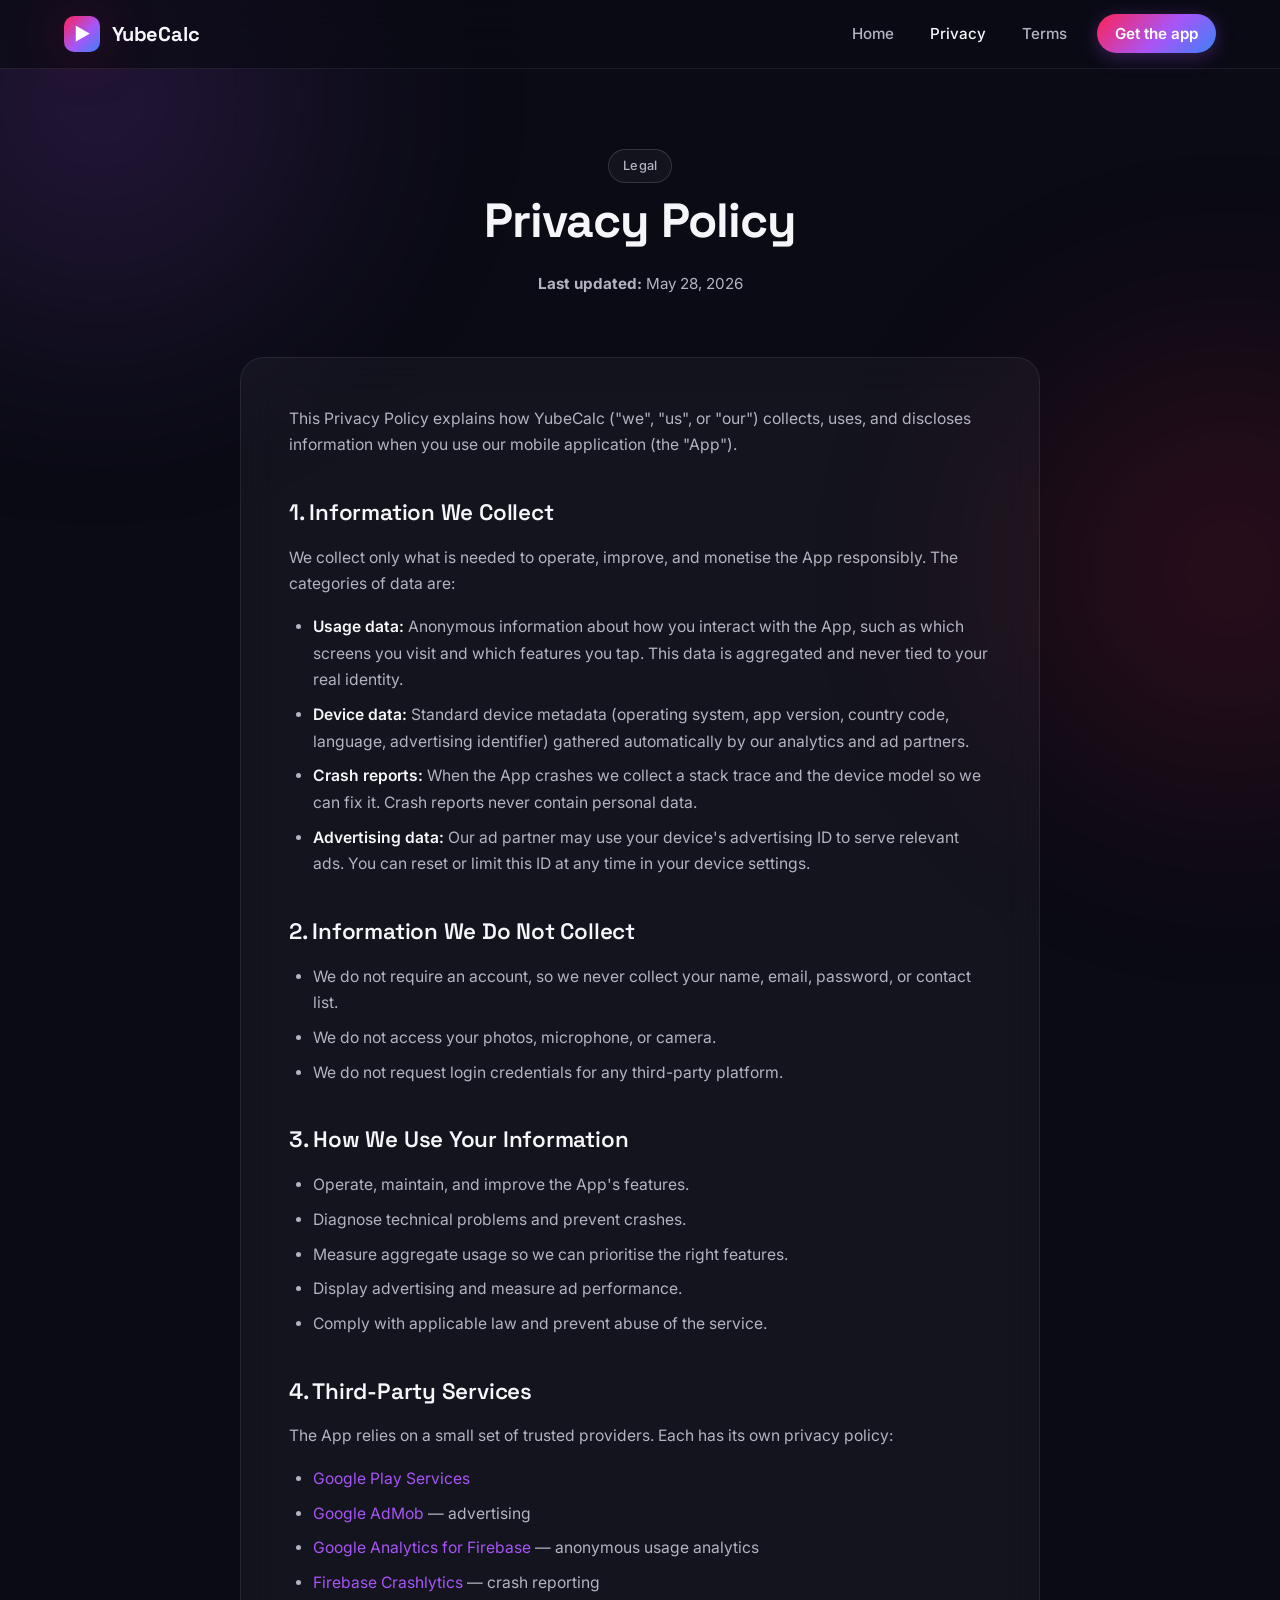
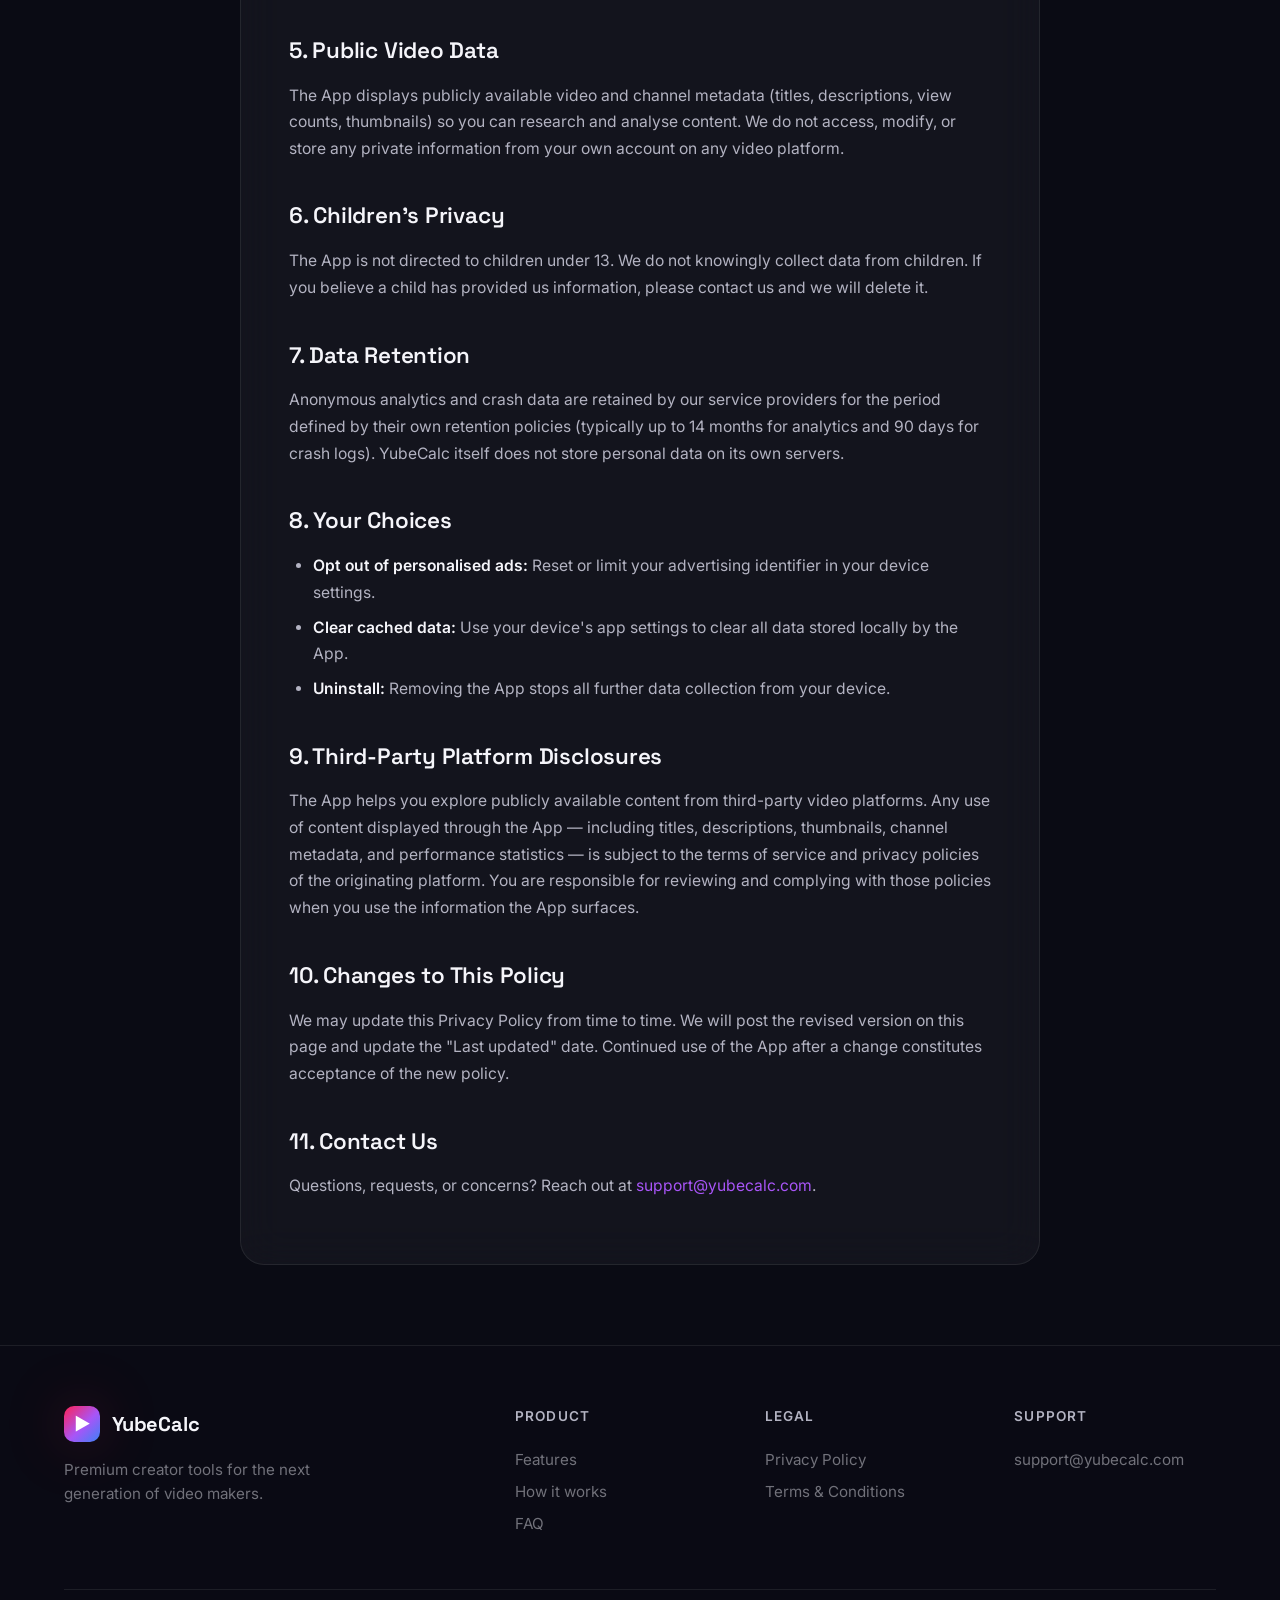
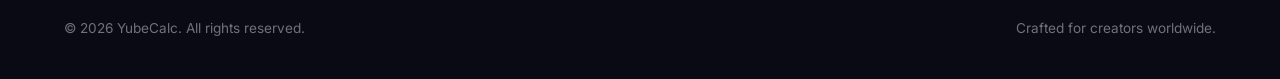
<file: privacy-policy.html>
<!DOCTYPE html>
<html lang="en">
<head>
    <meta charset="UTF-8">
    <meta name="viewport" content="width=device-width, initial-scale=1.0">
    <title>Privacy Policy — YubeCalc</title>
    <meta name="description" content="How YubeCalc collects, uses, and protects your information.">
    <meta name="theme-color" content="#0a0b14">
    <link rel="preconnect" href="https://fonts.googleapis.com">
    <link rel="preconnect" href="https://fonts.gstatic.com" crossorigin>
    <link href="https://fonts.googleapis.com/css2?family=Inter:wght@400;500;600;700;800&family=Space+Grotesk:wght@500;600;700&display=swap" rel="stylesheet">
    <link rel="stylesheet" href="style.css">
</head>
<body>

    <header>
        <div class="header-inner">
            <a href="index.html" class="logo">
                <div class="logo-icon">▶</div>
                YubeCalc
            </a>
            <nav>
                <ul>
                    <li><a href="index.html">Home</a></li>
                    <li><a href="privacy-policy.html" class="active">Privacy</a></li>
                    <li><a href="terms-and-conditions.html">Terms</a></li>
                    <li><a href="https://play.google.com/store/apps/details?id=com.ytool.tubecalc.yubecalc" class="nav-cta">Get the app</a></li>
                </ul>
            </nav>
        </div>
    </header>

    <main>
        <div class="legal-hero">
            <div class="container">
                <span class="eyebrow">Legal</span>
                <h1>Privacy Policy</h1>
                <p><strong>Last updated:</strong> May 28, 2026</p>
            </div>
        </div>

        <div class="legal-container">

            <p>This Privacy Policy explains how YubeCalc (&quot;we&quot;, &quot;us&quot;, or &quot;our&quot;) collects, uses, and discloses information when you use our mobile application (the &quot;App&quot;).</p>

            <h2>1. Information We Collect</h2>
            <p>We collect only what is needed to operate, improve, and monetise the App responsibly. The categories of data are:</p>
            <ul>
                <li><strong>Usage data:</strong> Anonymous information about how you interact with the App, such as which screens you visit and which features you tap. This data is aggregated and never tied to your real identity.</li>
                <li><strong>Device data:</strong> Standard device metadata (operating system, app version, country code, language, advertising identifier) gathered automatically by our analytics and ad partners.</li>
                <li><strong>Crash reports:</strong> When the App crashes we collect a stack trace and the device model so we can fix it. Crash reports never contain personal data.</li>
                <li><strong>Advertising data:</strong> Our ad partner may use your device's advertising ID to serve relevant ads. You can reset or limit this ID at any time in your device settings.</li>
            </ul>

            <h2>2. Information We Do Not Collect</h2>
            <ul>
                <li>We do not require an account, so we never collect your name, email, password, or contact list.</li>
                <li>We do not access your photos, microphone, or camera.</li>
                <li>We do not request login credentials for any third-party platform.</li>
            </ul>

            <h2>3. How We Use Your Information</h2>
            <ul>
                <li>Operate, maintain, and improve the App's features.</li>
                <li>Diagnose technical problems and prevent crashes.</li>
                <li>Measure aggregate usage so we can prioritise the right features.</li>
                <li>Display advertising and measure ad performance.</li>
                <li>Comply with applicable law and prevent abuse of the service.</li>
            </ul>

            <h2>4. Third-Party Services</h2>
            <p>The App relies on a small set of trusted providers. Each has its own privacy policy:</p>
            <ul>
                <li><a href="https://policies.google.com/privacy" target="_blank" rel="noopener">Google Play Services</a></li>
                <li><a href="https://support.google.com/admob/answer/6128543" target="_blank" rel="noopener">Google AdMob</a> — advertising</li>
                <li><a href="https://firebase.google.com/policies/analytics" target="_blank" rel="noopener">Google Analytics for Firebase</a> — anonymous usage analytics</li>
                <li><a href="https://firebase.google.com/support/privacy" target="_blank" rel="noopener">Firebase Crashlytics</a> — crash reporting</li>
            </ul>

            <h2>5. Public Video Data</h2>
            <p>The App displays publicly available video and channel metadata (titles, descriptions, view counts, thumbnails) so you can research and analyse content. We do not access, modify, or store any private information from your own account on any video platform.</p>

            <h2>6. Children's Privacy</h2>
            <p>The App is not directed to children under 13. We do not knowingly collect data from children. If you believe a child has provided us information, please contact us and we will delete it.</p>

            <h2>7. Data Retention</h2>
            <p>Anonymous analytics and crash data are retained by our service providers for the period defined by their own retention policies (typically up to 14 months for analytics and 90 days for crash logs). YubeCalc itself does not store personal data on its own servers.</p>

            <h2>8. Your Choices</h2>
            <ul>
                <li><strong>Opt out of personalised ads:</strong> Reset or limit your advertising identifier in your device settings.</li>
                <li><strong>Clear cached data:</strong> Use your device's app settings to clear all data stored locally by the App.</li>
                <li><strong>Uninstall:</strong> Removing the App stops all further data collection from your device.</li>
            </ul>

            <h2>9. Third-Party Platform Disclosures</h2>
            <p>The App helps you explore publicly available content from third-party video platforms. Any use of content displayed through the App — including titles, descriptions, thumbnails, channel metadata, and performance statistics — is subject to the terms of service and privacy policies of the originating platform. You are responsible for reviewing and complying with those policies when you use the information the App surfaces.</p>

            <h2>10. Changes to This Policy</h2>
            <p>We may update this Privacy Policy from time to time. We will post the revised version on this page and update the &quot;Last updated&quot; date. Continued use of the App after a change constitutes acceptance of the new policy.</p>

            <h2>11. Contact Us</h2>
            <p>Questions, requests, or concerns? Reach out at <a href="mailto:support@yubecalc.com">support@yubecalc.com</a>.</p>

        </div>
    </main>

    <footer>
        <div class="container">
            <div class="footer-grid">
                <div class="footer-brand">
                    <div class="logo">
                        <div class="logo-icon">▶</div>
                        YubeCalc
                    </div>
                    <p>Premium creator tools for the next generation of video makers.</p>
                </div>
                <div class="footer-col">
                    <h4>Product</h4>
                    <a href="index.html#features">Features</a>
                    <a href="index.html#how">How it works</a>
                    <a href="index.html#faq">FAQ</a>
                </div>
                <div class="footer-col">
                    <h4>Legal</h4>
                    <a href="privacy-policy.html">Privacy Policy</a>
                    <a href="terms-and-conditions.html">Terms &amp; Conditions</a>
                </div>
                <div class="footer-col">
                    <h4>Support</h4>
                    <a href="mailto:support@yubecalc.com">support@yubecalc.com</a>
                </div>
            </div>
            <div class="footer-bottom">
                <span>&copy; 2026 YubeCalc. All rights reserved.</span>
                <span>Crafted for creators worldwide.</span>
            </div>
        </div>
    </footer>

</body>
</html>
</file>
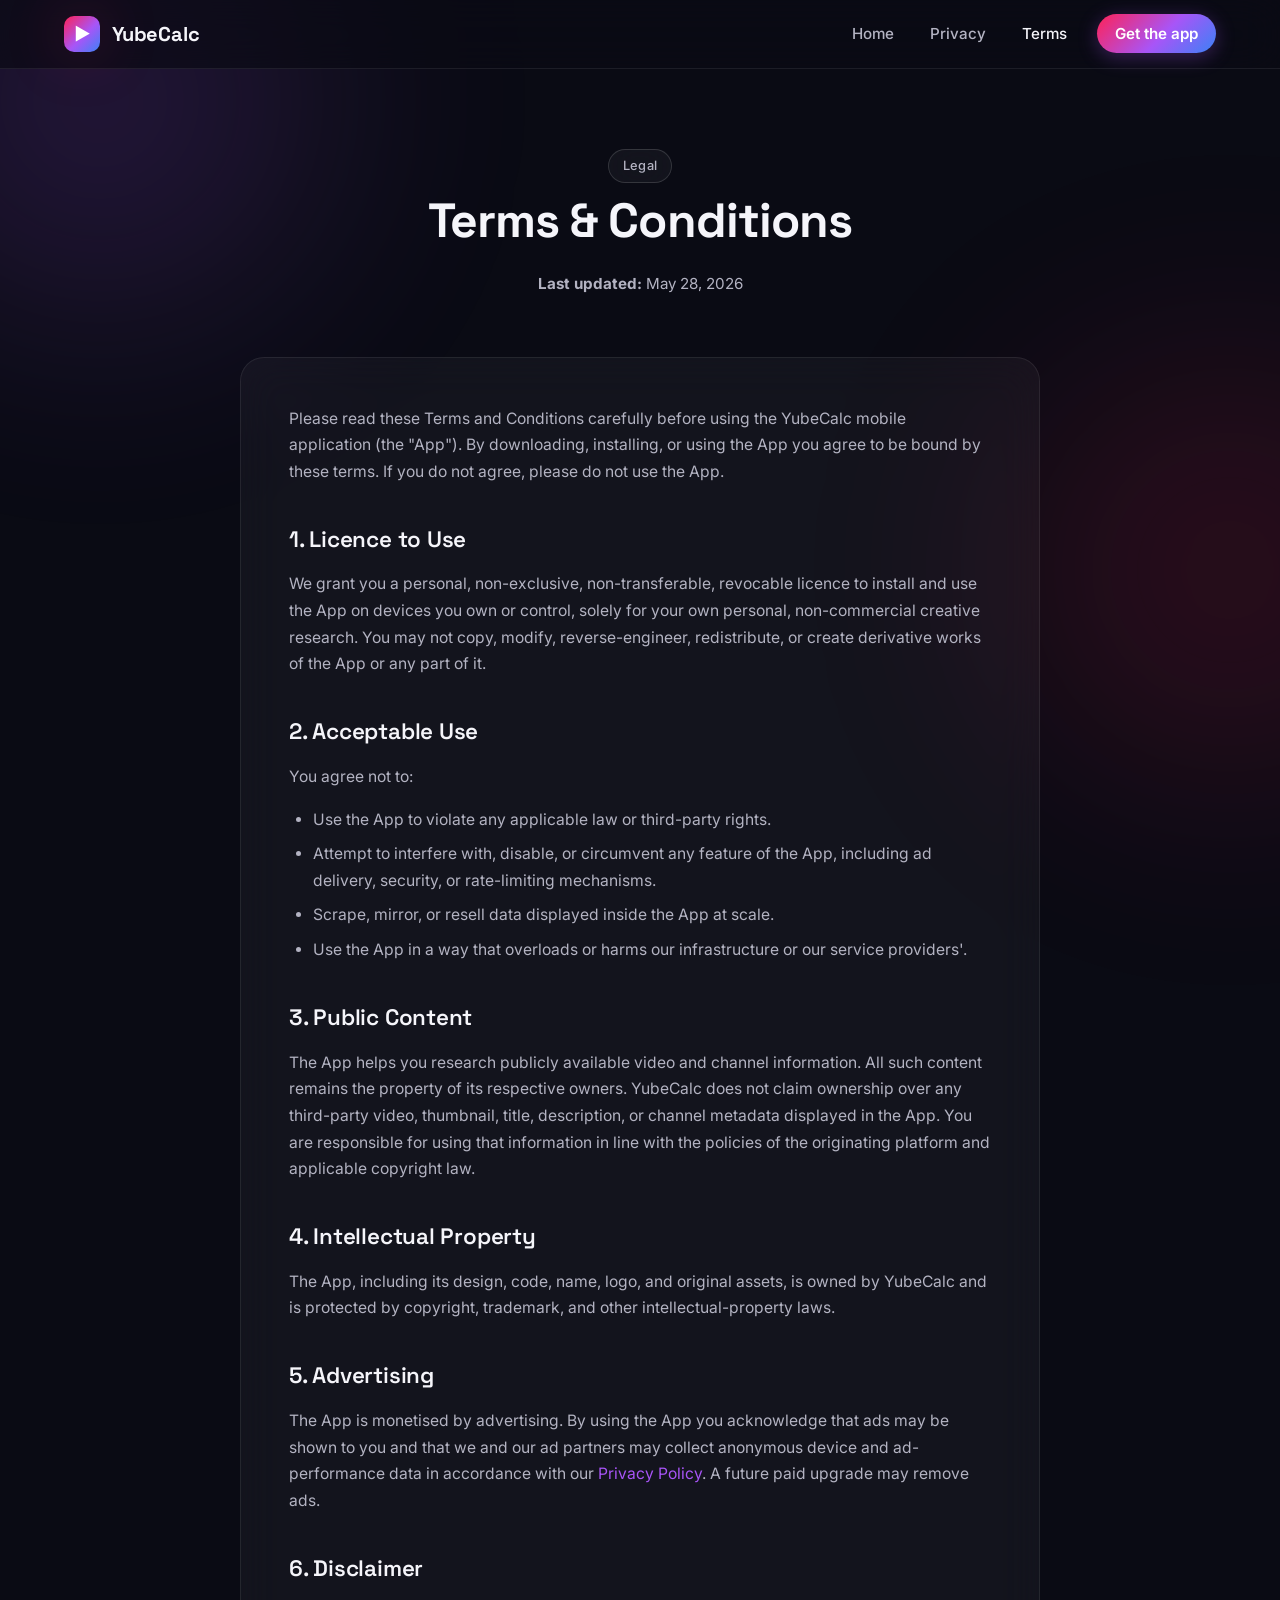
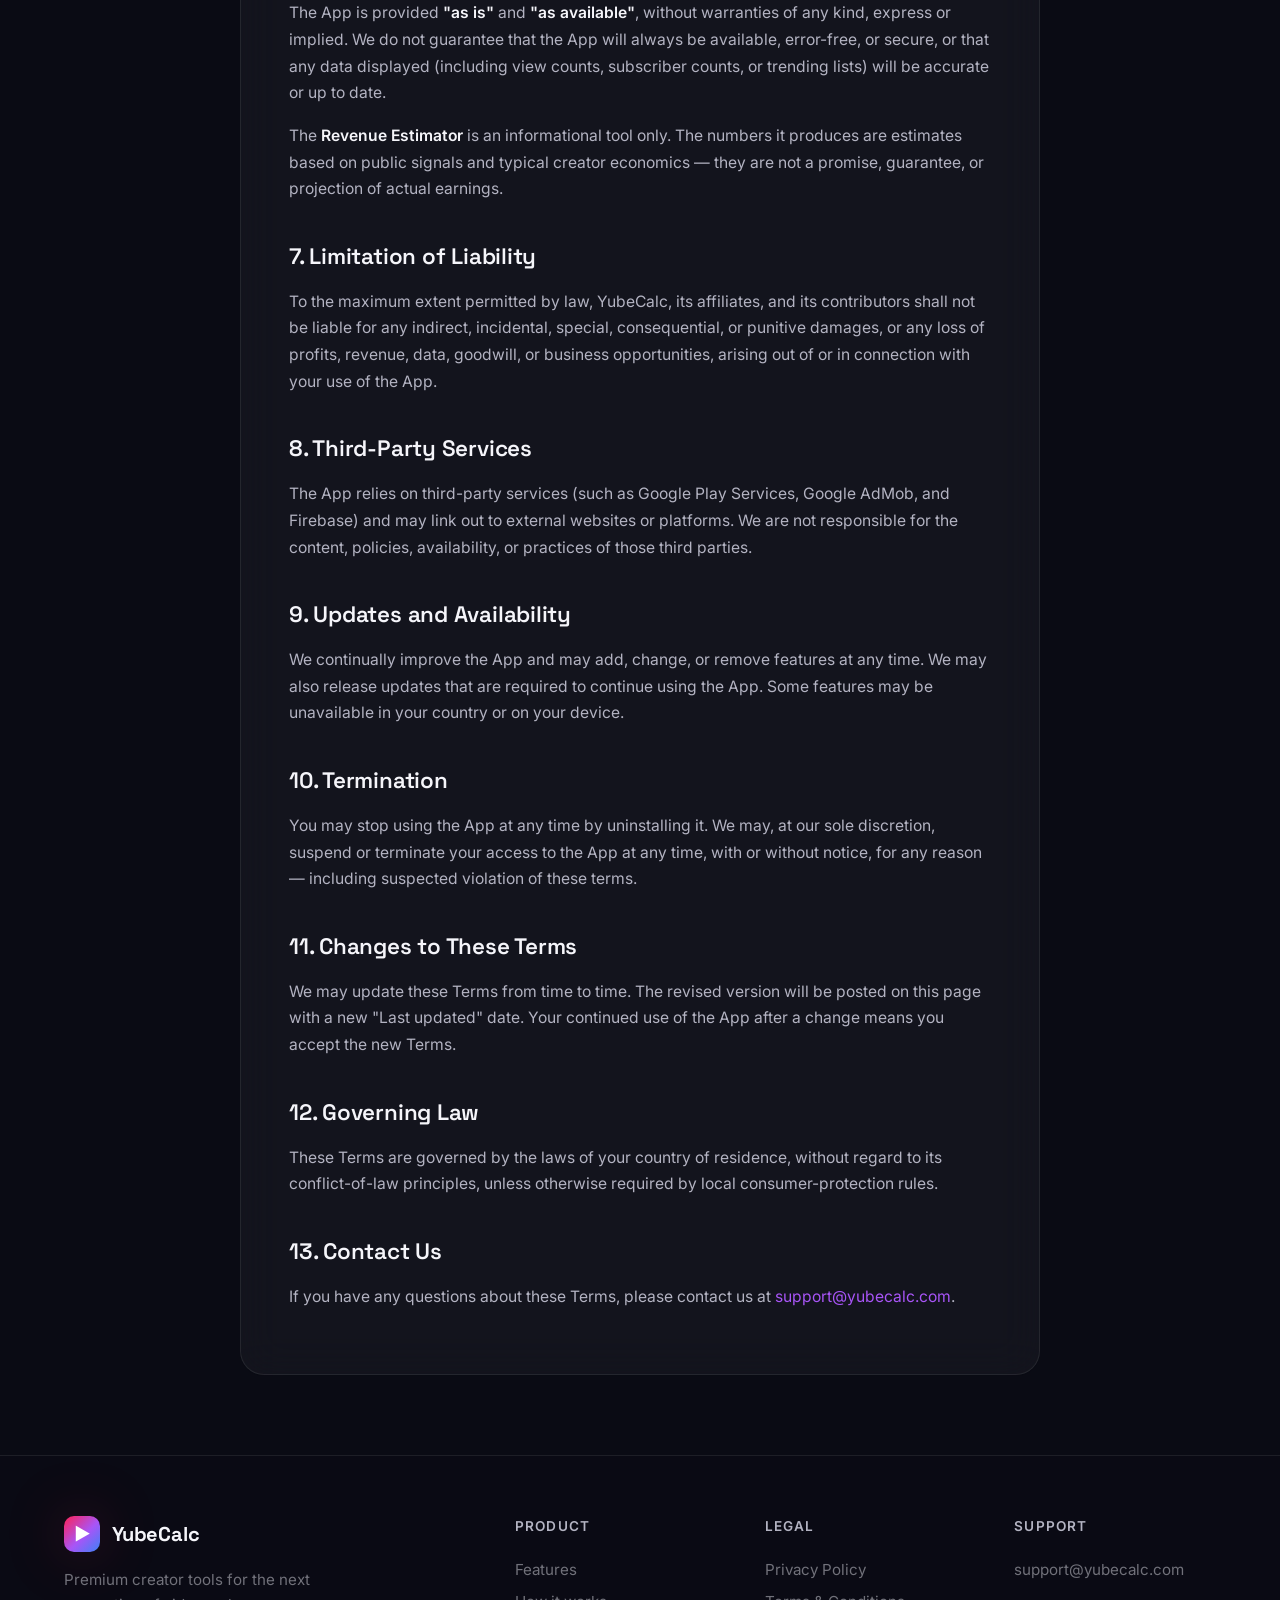
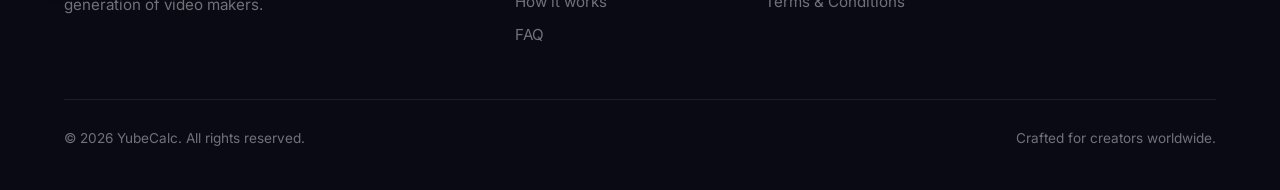
<file: terms-and-conditions.html>
<!DOCTYPE html>
<html lang="en">
<head>
    <meta charset="UTF-8">
    <meta name="viewport" content="width=device-width, initial-scale=1.0">
    <title>Terms &amp; Conditions — YubeCalc</title>
    <meta name="description" content="The rules of the road for using YubeCalc.">
    <meta name="theme-color" content="#0a0b14">
    <link rel="preconnect" href="https://fonts.googleapis.com">
    <link rel="preconnect" href="https://fonts.gstatic.com" crossorigin>
    <link href="https://fonts.googleapis.com/css2?family=Inter:wght@400;500;600;700;800&family=Space+Grotesk:wght@500;600;700&display=swap" rel="stylesheet">
    <link rel="stylesheet" href="style.css">
</head>
<body>

    <header>
        <div class="header-inner">
            <a href="index.html" class="logo">
                <div class="logo-icon">▶</div>
                YubeCalc
            </a>
            <nav>
                <ul>
                    <li><a href="index.html">Home</a></li>
                    <li><a href="privacy-policy.html">Privacy</a></li>
                    <li><a href="terms-and-conditions.html" class="active">Terms</a></li>
                    <li><a href="https://play.google.com/store/apps/details?id=com.ytool.tubecalc.yubecalc" class="nav-cta">Get the app</a></li>
                </ul>
            </nav>
        </div>
    </header>

    <main>
        <div class="legal-hero">
            <div class="container">
                <span class="eyebrow">Legal</span>
                <h1>Terms &amp; Conditions</h1>
                <p><strong>Last updated:</strong> May 28, 2026</p>
            </div>
        </div>

        <div class="legal-container">

            <p>Please read these Terms and Conditions carefully before using the YubeCalc mobile application (the &quot;App&quot;). By downloading, installing, or using the App you agree to be bound by these terms. If you do not agree, please do not use the App.</p>

            <h2>1. Licence to Use</h2>
            <p>We grant you a personal, non-exclusive, non-transferable, revocable licence to install and use the App on devices you own or control, solely for your own personal, non-commercial creative research. You may not copy, modify, reverse-engineer, redistribute, or create derivative works of the App or any part of it.</p>

            <h2>2. Acceptable Use</h2>
            <p>You agree not to:</p>
            <ul>
                <li>Use the App to violate any applicable law or third-party rights.</li>
                <li>Attempt to interfere with, disable, or circumvent any feature of the App, including ad delivery, security, or rate-limiting mechanisms.</li>
                <li>Scrape, mirror, or resell data displayed inside the App at scale.</li>
                <li>Use the App in a way that overloads or harms our infrastructure or our service providers'.</li>
            </ul>

            <h2>3. Public Content</h2>
            <p>The App helps you research publicly available video and channel information. All such content remains the property of its respective owners. YubeCalc does not claim ownership over any third-party video, thumbnail, title, description, or channel metadata displayed in the App. You are responsible for using that information in line with the policies of the originating platform and applicable copyright law.</p>

            <h2>4. Intellectual Property</h2>
            <p>The App, including its design, code, name, logo, and original assets, is owned by YubeCalc and is protected by copyright, trademark, and other intellectual-property laws.</p>

            <h2>5. Advertising</h2>
            <p>The App is monetised by advertising. By using the App you acknowledge that ads may be shown to you and that we and our ad partners may collect anonymous device and ad-performance data in accordance with our <a href="privacy-policy.html">Privacy Policy</a>. A future paid upgrade may remove ads.</p>

            <h2>6. Disclaimer</h2>
            <p>The App is provided <strong>&quot;as is&quot;</strong> and <strong>&quot;as available&quot;</strong>, without warranties of any kind, express or implied. We do not guarantee that the App will always be available, error-free, or secure, or that any data displayed (including view counts, subscriber counts, or trending lists) will be accurate or up to date.</p>
            <p>The <strong>Revenue Estimator</strong> is an informational tool only. The numbers it produces are estimates based on public signals and typical creator economics — they are not a promise, guarantee, or projection of actual earnings.</p>

            <h2>7. Limitation of Liability</h2>
            <p>To the maximum extent permitted by law, YubeCalc, its affiliates, and its contributors shall not be liable for any indirect, incidental, special, consequential, or punitive damages, or any loss of profits, revenue, data, goodwill, or business opportunities, arising out of or in connection with your use of the App.</p>

            <h2>8. Third-Party Services</h2>
            <p>The App relies on third-party services (such as Google Play Services, Google AdMob, and Firebase) and may link out to external websites or platforms. We are not responsible for the content, policies, availability, or practices of those third parties.</p>

            <h2>9. Updates and Availability</h2>
            <p>We continually improve the App and may add, change, or remove features at any time. We may also release updates that are required to continue using the App. Some features may be unavailable in your country or on your device.</p>

            <h2>10. Termination</h2>
            <p>You may stop using the App at any time by uninstalling it. We may, at our sole discretion, suspend or terminate your access to the App at any time, with or without notice, for any reason — including suspected violation of these terms.</p>

            <h2>11. Changes to These Terms</h2>
            <p>We may update these Terms from time to time. The revised version will be posted on this page with a new &quot;Last updated&quot; date. Your continued use of the App after a change means you accept the new Terms.</p>

            <h2>12. Governing Law</h2>
            <p>These Terms are governed by the laws of your country of residence, without regard to its conflict-of-law principles, unless otherwise required by local consumer-protection rules.</p>

            <h2>13. Contact Us</h2>
            <p>If you have any questions about these Terms, please contact us at <a href="mailto:support@yubecalc.com">support@yubecalc.com</a>.</p>

        </div>
    </main>

    <footer>
        <div class="container">
            <div class="footer-grid">
                <div class="footer-brand">
                    <div class="logo">
                        <div class="logo-icon">▶</div>
                        YubeCalc
                    </div>
                    <p>Premium creator tools for the next generation of video makers.</p>
                </div>
                <div class="footer-col">
                    <h4>Product</h4>
                    <a href="index.html#features">Features</a>
                    <a href="index.html#how">How it works</a>
                    <a href="index.html#faq">FAQ</a>
                </div>
                <div class="footer-col">
                    <h4>Legal</h4>
                    <a href="privacy-policy.html">Privacy Policy</a>
                    <a href="terms-and-conditions.html">Terms &amp; Conditions</a>
                </div>
                <div class="footer-col">
                    <h4>Support</h4>
                    <a href="mailto:support@yubecalc.com">support@yubecalc.com</a>
                </div>
            </div>
            <div class="footer-bottom">
                <span>&copy; 2026 YubeCalc. All rights reserved.</span>
                <span>Crafted for creators worldwide.</span>
            </div>
        </div>
    </footer>

</body>
</html>
</file>
<file: style.css>
/* =========================================================
   TubeSEO — premium 2026 marketing site
   Dark glass aesthetic, gradient accents, Linear/Stripe vibe
   ========================================================= */

:root {
    --bg:               #0a0b14;
    --bg-elev:          #0f1020;
    --surface:          rgba(255, 255, 255, 0.04);
    --surface-strong:   rgba(255, 255, 255, 0.06);
    --border:           rgba(255, 255, 255, 0.08);
    --border-strong:    rgba(255, 255, 255, 0.14);

    --text:             #f5f5fa;
    --text-muted:       #b3b3c2;
    --text-soft:        #71717a;

    --red:              #ff2256;
    --purple:           #a855f7;
    --blue:             #3b82f6;
    --green:            #10b981;

    --gradient-primary: linear-gradient(135deg, #ff2256 0%, #a855f7 55%, #3b82f6 100%);
    --gradient-purple:  linear-gradient(135deg, #a855f7 0%, #6366f1 100%);
    --gradient-blue:    linear-gradient(135deg, #3b82f6 0%, #06b6d4 100%);
    --gradient-red:     linear-gradient(135deg, #ff2256 0%, #f97316 100%);
    --gradient-green:   linear-gradient(135deg, #10b981 0%, #06b6d4 100%);

    --font-display:     'Space Grotesk', 'Inter', -apple-system, BlinkMacSystemFont, sans-serif;
    --font-body:        'Inter', -apple-system, BlinkMacSystemFont, 'Segoe UI', Roboto, sans-serif;

    --radius-sm:        10px;
    --radius-md:        16px;
    --radius-lg:        24px;
    --radius-xl:        32px;

    --shadow-glow-red:    0 0 60px rgba(255, 34, 86, 0.25);
    --shadow-glow-purple: 0 0 60px rgba(168, 85, 247, 0.25);
    --shadow-card:        0 20px 60px rgba(0, 0, 0, 0.4);
}

* { margin: 0; padding: 0; box-sizing: border-box; }

html { scroll-behavior: smooth; }

body {
    font-family: var(--font-body);
    color: var(--text);
    background: var(--bg);
    line-height: 1.6;
    overflow-x: hidden;
    -webkit-font-smoothing: antialiased;
    -moz-osx-font-smoothing: grayscale;
}

/* Ambient gradient blobs, fixed so they live behind everything */
body::before,
body::after {
    content: '';
    position: fixed;
    width: 600px;
    height: 600px;
    border-radius: 50%;
    filter: blur(120px);
    z-index: -1;
    pointer-events: none;
    opacity: 0.45;
}
body::before {
    top: -200px;
    left: -200px;
    background: radial-gradient(circle, rgba(168, 85, 247, 0.6), transparent 70%);
    animation: drift1 18s ease-in-out infinite alternate;
}
body::after {
    top: 30%;
    right: -250px;
    background: radial-gradient(circle, rgba(255, 34, 86, 0.5), transparent 70%);
    animation: drift2 22s ease-in-out infinite alternate;
}

@keyframes drift1 {
    from { transform: translate(0, 0) scale(1); }
    to   { transform: translate(120px, 80px) scale(1.1); }
}
@keyframes drift2 {
    from { transform: translate(0, 0) scale(1); }
    to   { transform: translate(-80px, 100px) scale(1.15); }
}

a {
    text-decoration: none;
    color: inherit;
    transition: color 0.2s ease, opacity 0.2s ease;
}

/* ---------- Layout helpers ---------- */
.container {
    width: 100%;
    max-width: 1200px;
    margin: 0 auto;
    padding: 0 24px;
}

.eyebrow {
    display: inline-flex;
    align-items: center;
    gap: 8px;
    padding: 6px 14px;
    border: 1px solid var(--border-strong);
    border-radius: 999px;
    background: var(--surface);
    backdrop-filter: blur(20px);
    -webkit-backdrop-filter: blur(20px);
    font-size: 0.8rem;
    font-weight: 500;
    color: var(--text-muted);
    letter-spacing: 0.02em;
}

.eyebrow .dot {
    width: 6px;
    height: 6px;
    border-radius: 50%;
    background: var(--green);
    box-shadow: 0 0 8px var(--green);
}

.section-heading {
    text-align: center;
    margin-bottom: 64px;
}

.section-heading h2 {
    font-family: var(--font-display);
    font-size: clamp(2rem, 4vw, 3rem);
    font-weight: 700;
    letter-spacing: -0.02em;
    margin: 16px 0 12px;
    line-height: 1.1;
}

.section-heading p {
    color: var(--text-muted);
    font-size: 1.05rem;
    max-width: 600px;
    margin: 0 auto;
}

.gradient-text {
    background: var(--gradient-primary);
    -webkit-background-clip: text;
    background-clip: text;
    color: transparent;
}

/* ---------- Header ---------- */
header {
    position: sticky;
    top: 0;
    z-index: 100;
    padding: 16px 0;
    background: rgba(10, 11, 20, 0.7);
    backdrop-filter: blur(20px);
    -webkit-backdrop-filter: blur(20px);
    border-bottom: 1px solid var(--border);
}

.header-inner {
    display: flex;
    justify-content: space-between;
    align-items: center;
    max-width: 1200px;
    margin: 0 auto;
    padding: 0 24px;
}

.logo {
    display: flex;
    align-items: center;
    gap: 12px;
    font-family: var(--font-display);
    font-size: 1.25rem;
    font-weight: 700;
    color: var(--text);
    letter-spacing: -0.01em;
}

.logo-icon {
    width: 36px;
    height: 36px;
    border-radius: 10px;
    background: var(--gradient-primary);
    display: flex;
    align-items: center;
    justify-content: center;
    color: white;
    font-size: 1.1rem;
    box-shadow: var(--shadow-glow-red);
}

nav ul {
    list-style: none;
    display: flex;
    gap: 8px;
    align-items: center;
}

nav a {
    color: var(--text-muted);
    font-weight: 500;
    font-size: 0.95rem;
    padding: 8px 14px;
    border-radius: 8px;
    transition: all 0.2s ease;
}

nav a:hover { color: var(--text); background: var(--surface); }
nav a.active { color: var(--text); }

.nav-cta {
    margin-left: 8px;
    padding: 10px 18px !important;
    background: var(--gradient-primary);
    color: white !important;
    border-radius: 999px;
    font-weight: 600;
    box-shadow: 0 4px 20px rgba(168, 85, 247, 0.3);
}

/* ---------- Buttons ---------- */
.btn {
    display: inline-flex;
    align-items: center;
    justify-content: center;
    gap: 8px;
    padding: 14px 28px;
    border-radius: 999px;
    font-family: var(--font-body);
    font-size: 1rem;
    font-weight: 600;
    cursor: pointer;
    border: none;
    transition: transform 0.2s ease, box-shadow 0.3s ease, background 0.2s ease;
    white-space: nowrap;
}

.btn-primary {
    background: var(--gradient-primary);
    color: white;
    box-shadow: 0 8px 30px rgba(168, 85, 247, 0.35);
}

.btn-primary:hover {
    transform: translateY(-2px);
    box-shadow: 0 12px 40px rgba(255, 34, 86, 0.45);
}

.btn-secondary {
    background: var(--surface);
    border: 1px solid var(--border-strong);
    backdrop-filter: blur(20px);
    -webkit-backdrop-filter: blur(20px);
    color: var(--text);
}

.btn-secondary:hover {
    background: var(--surface-strong);
    transform: translateY(-2px);
}

.btn-lg { padding: 16px 32px; font-size: 1.05rem; }

/* ---------- Hero ---------- */
.hero {
    padding: 100px 0 80px;
    text-align: center;
    position: relative;
}

.hero h1 {
    font-family: var(--font-display);
    font-size: clamp(2.5rem, 6vw, 4.5rem);
    line-height: 1.05;
    letter-spacing: -0.03em;
    font-weight: 700;
    margin: 24px auto;
    max-width: 880px;
}

.hero p.lead {
    color: var(--text-muted);
    font-size: clamp(1rem, 1.6vw, 1.2rem);
    max-width: 640px;
    margin: 0 auto 40px;
    line-height: 1.6;
}

.hero-actions {
    display: flex;
    gap: 16px;
    justify-content: center;
    flex-wrap: wrap;
    margin-bottom: 60px;
}

/* Stats strip */
.stats-strip {
    display: grid;
    grid-template-columns: repeat(4, 1fr);
    gap: 1px;
    background: var(--border);
    border: 1px solid var(--border);
    border-radius: var(--radius-lg);
    overflow: hidden;
    max-width: 900px;
    margin: 0 auto;
    backdrop-filter: blur(20px);
    -webkit-backdrop-filter: blur(20px);
}

.stat {
    background: var(--bg);
    padding: 28px 16px;
    text-align: center;
}

.stat-value {
    font-family: var(--font-display);
    font-size: 1.8rem;
    font-weight: 700;
    background: var(--gradient-primary);
    -webkit-background-clip: text;
    background-clip: text;
    color: transparent;
    margin-bottom: 4px;
}

.stat-label {
    color: var(--text-muted);
    font-size: 0.85rem;
    letter-spacing: 0.02em;
}

/* ---------- Sections ---------- */
section {
    padding: 100px 0;
    position: relative;
}

/* ---------- Features grid ---------- */
.features-grid {
    display: grid;
    grid-template-columns: repeat(auto-fit, minmax(290px, 1fr));
    gap: 20px;
}

.feature-card {
    position: relative;
    padding: 28px;
    background: var(--surface);
    border: 1px solid var(--border);
    border-radius: var(--radius-lg);
    backdrop-filter: blur(20px);
    -webkit-backdrop-filter: blur(20px);
    transition: transform 0.3s ease, border-color 0.3s ease, background 0.3s ease;
    overflow: hidden;
}

.feature-card::before {
    content: '';
    position: absolute;
    inset: 0;
    background: radial-gradient(circle at top right, rgba(168, 85, 247, 0.08), transparent 60%);
    opacity: 0;
    transition: opacity 0.3s ease;
    pointer-events: none;
}

.feature-card:hover {
    transform: translateY(-4px);
    border-color: var(--border-strong);
    background: var(--surface-strong);
}

.feature-card:hover::before { opacity: 1; }

.feature-icon {
    width: 48px;
    height: 48px;
    border-radius: 12px;
    display: flex;
    align-items: center;
    justify-content: center;
    margin-bottom: 20px;
    font-size: 1.5rem;
    color: white;
}

.feature-icon.red    { background: var(--gradient-red); }
.feature-icon.purple { background: var(--gradient-purple); }
.feature-icon.blue   { background: var(--gradient-blue); }
.feature-icon.green  { background: var(--gradient-green); }

.feature-card h3 {
    font-family: var(--font-display);
    font-size: 1.2rem;
    font-weight: 600;
    margin-bottom: 8px;
    letter-spacing: -0.01em;
}

.feature-card p {
    color: var(--text-muted);
    font-size: 0.95rem;
    line-height: 1.55;
}

/* ---------- How it works ---------- */
.steps-grid {
    display: grid;
    grid-template-columns: repeat(3, 1fr);
    gap: 24px;
    counter-reset: step;
}

.step {
    background: var(--surface);
    border: 1px solid var(--border);
    border-radius: var(--radius-lg);
    padding: 32px 28px;
    backdrop-filter: blur(20px);
    -webkit-backdrop-filter: blur(20px);
    position: relative;
    counter-increment: step;
}

.step::before {
    content: counter(step, decimal-leading-zero);
    font-family: var(--font-display);
    font-size: 3rem;
    font-weight: 700;
    background: var(--gradient-primary);
    -webkit-background-clip: text;
    background-clip: text;
    color: transparent;
    line-height: 1;
    display: block;
    margin-bottom: 16px;
}

.step h3 {
    font-family: var(--font-display);
    font-size: 1.25rem;
    font-weight: 600;
    margin-bottom: 10px;
}

.step p { color: var(--text-muted); font-size: 0.95rem; }

/* ---------- Highlight strip (USP) ---------- */
.highlights {
    display: grid;
    grid-template-columns: repeat(auto-fit, minmax(220px, 1fr));
    gap: 16px;
}

.highlight {
    display: flex;
    align-items: flex-start;
    gap: 14px;
    padding: 20px;
    background: var(--surface);
    border: 1px solid var(--border);
    border-radius: var(--radius-md);
    backdrop-filter: blur(20px);
    -webkit-backdrop-filter: blur(20px);
}

.highlight-icon {
    flex-shrink: 0;
    width: 36px;
    height: 36px;
    border-radius: 8px;
    background: var(--gradient-purple);
    display: flex;
    align-items: center;
    justify-content: center;
    color: white;
    font-size: 1.1rem;
}

.highlight strong {
    display: block;
    color: var(--text);
    font-size: 0.95rem;
    margin-bottom: 2px;
}

.highlight span { color: var(--text-muted); font-size: 0.85rem; }

/* ---------- FAQ ---------- */
.faq-list {
    max-width: 760px;
    margin: 0 auto;
    display: flex;
    flex-direction: column;
    gap: 12px;
}

.faq-item {
    background: var(--surface);
    border: 1px solid var(--border);
    border-radius: var(--radius-md);
    backdrop-filter: blur(20px);
    -webkit-backdrop-filter: blur(20px);
    overflow: hidden;
}

.faq-item summary {
    padding: 20px 24px;
    cursor: pointer;
    font-weight: 600;
    font-size: 1rem;
    list-style: none;
    display: flex;
    justify-content: space-between;
    align-items: center;
    user-select: none;
    transition: background 0.2s ease;
}

.faq-item summary::-webkit-details-marker { display: none; }

.faq-item summary::after {
    content: '+';
    color: var(--text-muted);
    font-size: 1.4rem;
    font-weight: 300;
    transition: transform 0.2s ease, color 0.2s ease;
}

.faq-item[open] summary {
    background: var(--surface-strong);
    color: var(--text);
}

.faq-item[open] summary::after {
    content: '−';
    color: var(--purple);
    transform: rotate(180deg);
}

.faq-item p {
    padding: 0 24px 22px;
    color: var(--text-muted);
    font-size: 0.95rem;
    line-height: 1.6;
}

/* ---------- CTA banner ---------- */
.cta-banner {
    text-align: center;
    padding: 80px 32px;
    background:
        radial-gradient(circle at 20% 20%, rgba(168, 85, 247, 0.2), transparent 50%),
        radial-gradient(circle at 80% 80%, rgba(255, 34, 86, 0.2), transparent 50%),
        var(--surface);
    border: 1px solid var(--border-strong);
    border-radius: var(--radius-xl);
    backdrop-filter: blur(20px);
    -webkit-backdrop-filter: blur(20px);
    margin: 0 auto;
    max-width: 1000px;
}

.cta-banner h2 {
    font-family: var(--font-display);
    font-size: clamp(1.8rem, 4vw, 2.6rem);
    font-weight: 700;
    letter-spacing: -0.02em;
    margin-bottom: 16px;
}

.cta-banner p {
    color: var(--text-muted);
    font-size: 1.05rem;
    max-width: 500px;
    margin: 0 auto 32px;
}

.cta-buttons {
    display: flex;
    gap: 16px;
    justify-content: center;
    flex-wrap: wrap;
}

.btn-ios {
    background: var(--gradient-blue);
    box-shadow: 0 8px 30px rgba(59, 130, 246, 0.35);
}

.btn-ios:hover {
    box-shadow: 0 12px 40px rgba(59, 130, 246, 0.45);
}

/* ---------- Footer ---------- */
footer {
    border-top: 1px solid var(--border);
    padding: 60px 0 40px;
    margin-top: 60px;
    background: rgba(10, 11, 20, 0.6);
}

.footer-grid {
    display: grid;
    grid-template-columns: 2fr 1fr 1fr 1fr;
    gap: 48px;
    margin-bottom: 48px;
}

.footer-brand p {
    color: var(--text-soft);
    margin-top: 16px;
    max-width: 320px;
    font-size: 0.95rem;
}

.footer-col h4 {
    font-size: 0.85rem;
    text-transform: uppercase;
    letter-spacing: 0.08em;
    color: var(--text-muted);
    margin-bottom: 16px;
    font-weight: 600;
}

.footer-col a {
    display: block;
    color: var(--text-soft);
    font-size: 0.95rem;
    padding: 4px 0;
}

.footer-col a:hover { color: var(--text); }

.footer-bottom {
    border-top: 1px solid var(--border);
    padding-top: 28px;
    display: flex;
    justify-content: space-between;
    flex-wrap: wrap;
    gap: 12px;
    color: var(--text-soft);
    font-size: 0.85rem;
}

/* ---------- Legal pages ---------- */
.legal-hero {
    padding: 80px 0 20px;
    text-align: center;
}

.legal-hero h1 {
    font-family: var(--font-display);
    font-size: clamp(2rem, 5vw, 3rem);
    font-weight: 700;
    letter-spacing: -0.02em;
    margin-bottom: 12px;
}

.legal-hero p {
    color: var(--text-muted);
    font-size: 0.95rem;
}

.legal-container {
    max-width: 800px;
    margin: 40px auto 80px;
    padding: 48px;
    background: var(--surface);
    border: 1px solid var(--border);
    border-radius: var(--radius-lg);
    backdrop-filter: blur(20px);
    -webkit-backdrop-filter: blur(20px);
}

.legal-container h2 {
    font-family: var(--font-display);
    font-size: 1.4rem;
    font-weight: 600;
    margin: 36px 0 14px;
    color: var(--text);
    letter-spacing: -0.01em;
}

.legal-container h2:first-child { margin-top: 0; }

.legal-container p,
.legal-container ul {
    margin-bottom: 16px;
    color: var(--text-muted);
    font-size: 0.98rem;
    line-height: 1.7;
}

.legal-container ul { padding-left: 24px; }
.legal-container li { margin-bottom: 8px; }
.legal-container a { color: var(--purple); }
.legal-container a:hover { color: var(--red); }

.legal-container strong { color: var(--text); font-weight: 600; }

/* ---------- Mobile nav toggle (simple, CSS-only) ---------- */
.menu-toggle { display: none; }

/* ---------- Responsive ---------- */
@media (max-width: 960px) {
    .footer-grid { grid-template-columns: 1fr 1fr; gap: 32px; }
    .steps-grid { grid-template-columns: 1fr; }
    .stats-strip { grid-template-columns: repeat(2, 1fr); }
}

@media (max-width: 720px) {
    section { padding: 70px 0; }
    .hero { padding: 60px 0 40px; }
    .legal-container { padding: 28px 20px; }
    nav ul { display: none; }
    .footer-grid { grid-template-columns: 1fr; gap: 32px; }
    .footer-bottom { flex-direction: column; align-items: flex-start; }
    .cta-banner { padding: 56px 24px; }
}

/* ---------- Reduced-motion respect ---------- */
@media (prefers-reduced-motion: reduce) {
    *,
    *::before,
    *::after {
        animation-duration: 0.01ms !important;
        animation-iteration-count: 1 !important;
        transition-duration: 0.01ms !important;
        scroll-behavior: auto !important;
    }
}
</file>
<file: TubeSEO/style.css>
/* =========================================================
   TubeSEO — premium 2026 marketing site
   Dark glass aesthetic, gradient accents, Linear/Stripe vibe
   ========================================================= */

:root {
    --bg:               #0a0b14;
    --bg-elev:          #0f1020;
    --surface:          rgba(255, 255, 255, 0.04);
    --surface-strong:   rgba(255, 255, 255, 0.06);
    --border:           rgba(255, 255, 255, 0.08);
    --border-strong:    rgba(255, 255, 255, 0.14);

    --text:             #f5f5fa;
    --text-muted:       #c0c0d0;
    --text-soft:        #9191a0;

    --red:              #ff2256;
    --purple:           #a855f7;
    --blue:             #3b82f6;
    --green:            #10b981;

    --gradient-primary: linear-gradient(135deg, #ff2256 0%, #a855f7 55%, #3b82f6 100%);
    --gradient-purple:  linear-gradient(135deg, #a855f7 0%, #6366f1 100%);
    --gradient-blue:    linear-gradient(135deg, #3b82f6 0%, #06b6d4 100%);
    --gradient-red:     linear-gradient(135deg, #ff2256 0%, #f97316 100%);
    --gradient-green:   linear-gradient(135deg, #10b981 0%, #06b6d4 100%);

    --font-display:     'Space Grotesk', 'Inter', -apple-system, BlinkMacSystemFont, sans-serif;
    --font-body:        'Inter', -apple-system, BlinkMacSystemFont, 'Segoe UI', Roboto, sans-serif;

    --radius-sm:        10px;
    --radius-md:        16px;
    --radius-lg:        24px;
    --radius-xl:        32px;

    --shadow-glow-red:    0 0 60px rgba(255, 34, 86, 0.25);
    --shadow-glow-purple: 0 0 60px rgba(168, 85, 247, 0.25);
    --shadow-card:        0 20px 60px rgba(0, 0, 0, 0.4);
}

* { margin: 0; padding: 0; box-sizing: border-box; }

html { scroll-behavior: smooth; }

body {
    font-family: var(--font-body);
    color: var(--text);
    background: var(--bg);
    line-height: 1.6;
    overflow-x: hidden;
    -webkit-font-smoothing: antialiased;
    -moz-osx-font-smoothing: grayscale;
}

/* Skip link for keyboard/screen reader users */
.skip-link {
    position: absolute;
    top: -100%;
    left: 16px;
    z-index: 200;
    padding: 12px 24px;
    background: var(--gradient-primary);
    color: white;
    font-weight: 600;
    border-radius: var(--radius-sm);
    transition: top 0.2s ease;
}
.skip-link:focus {
    top: 16px;
}

/* Keyboard focus indicator */
:focus-visible {
    outline: 2px solid var(--purple);
    outline-offset: 3px;
}

/* Ambient gradient blobs, fixed so they live behind everything */
body::before,
body::after {
    content: '';
    position: fixed;
    width: 600px;
    height: 600px;
    border-radius: 50%;
    filter: blur(120px);
    z-index: -1;
    pointer-events: none;
    opacity: 0.45;
}
body::before {
    top: -200px;
    left: -200px;
    background: radial-gradient(circle, rgba(168, 85, 247, 0.6), transparent 70%);
    animation: drift1 18s ease-in-out infinite alternate;
}
body::after {
    top: 30%;
    right: -250px;
    background: radial-gradient(circle, rgba(255, 34, 86, 0.5), transparent 70%);
    animation: drift2 22s ease-in-out infinite alternate;
}

@keyframes drift1 {
    from { transform: translate(0, 0) scale(1); }
    to   { transform: translate(120px, 80px) scale(1.1); }
}
@keyframes drift2 {
    from { transform: translate(0, 0) scale(1); }
    to   { transform: translate(-80px, 100px) scale(1.15); }
}

a {
    text-decoration: none;
    color: inherit;
    transition: color 0.2s ease, opacity 0.2s ease;
}

/* ---------- Layout helpers ---------- */
.container {
    width: 100%;
    max-width: 1200px;
    margin: 0 auto;
    padding: 0 24px;
}

.eyebrow {
    display: inline-flex;
    align-items: center;
    gap: 8px;
    padding: 6px 14px;
    border: 1px solid var(--border-strong);
    border-radius: 999px;
    background: var(--surface);
    backdrop-filter: blur(20px);
    -webkit-backdrop-filter: blur(20px);
    font-size: 0.8rem;
    font-weight: 500;
    color: var(--text-muted);
    letter-spacing: 0.02em;
}

.eyebrow .dot {
    width: 6px;
    height: 6px;
    border-radius: 50%;
    background: var(--green);
    box-shadow: 0 0 8px var(--green);
}

.section-heading {
    text-align: center;
    margin-bottom: 64px;
}

.section-heading h2 {
    font-family: var(--font-display);
    font-size: clamp(2rem, 4vw, 3rem);
    font-weight: 700;
    letter-spacing: -0.02em;
    margin: 16px 0 12px;
    line-height: 1.1;
}

.section-heading p {
    color: var(--text-muted);
    font-size: 1.05rem;
    max-width: 600px;
    margin: 0 auto;
}

.gradient-text {
    background: var(--gradient-primary);
    -webkit-background-clip: text;
    background-clip: text;
    color: transparent;
}

/* ---------- Header ---------- */
header {
    position: sticky;
    top: 0;
    z-index: 100;
    padding: 16px 0;
    background: rgba(10, 11, 20, 0.7);
    backdrop-filter: blur(20px);
    -webkit-backdrop-filter: blur(20px);
    border-bottom: 1px solid var(--border);
}

.header-inner {
    display: flex;
    justify-content: space-between;
    align-items: center;
    max-width: 1200px;
    margin: 0 auto;
    padding: 0 24px;
}

.logo {
    display: flex;
    align-items: center;
    gap: 12px;
    font-family: var(--font-display);
    font-size: 1.25rem;
    font-weight: 700;
    color: var(--text);
    letter-spacing: -0.01em;
}

.logo-icon {
    width: 36px;
    height: 36px;
    border-radius: 10px;
    background: var(--gradient-primary);
    display: flex;
    align-items: center;
    justify-content: center;
    color: white;
    font-size: 1.1rem;
    box-shadow: var(--shadow-glow-red);
}

nav ul {
    list-style: none;
    display: flex;
    gap: 8px;
    align-items: center;
}

nav a {
    color: var(--text-muted);
    font-weight: 500;
    font-size: 0.95rem;
    padding: 8px 14px;
    border-radius: 8px;
    transition: all 0.2s ease;
}

nav a:hover { color: var(--text); background: var(--surface); }
nav a.active { color: var(--text); }

.nav-cta {
    margin-left: 8px;
    padding: 10px 18px !important;
    background: var(--gradient-primary);
    color: white !important;
    border-radius: 999px;
    font-weight: 600;
    box-shadow: 0 4px 20px rgba(168, 85, 247, 0.3);
}

/* ---------- Buttons ---------- */
.btn {
    display: inline-flex;
    align-items: center;
    justify-content: center;
    gap: 8px;
    padding: 14px 28px;
    border-radius: 999px;
    font-family: var(--font-body);
    font-size: 1rem;
    font-weight: 600;
    cursor: pointer;
    border: none;
    transition: transform 0.2s ease, box-shadow 0.3s ease, background 0.2s ease;
    white-space: nowrap;
}

.btn-primary {
    background: var(--gradient-primary);
    color: white;
    box-shadow: 0 8px 30px rgba(168, 85, 247, 0.35);
}

.btn-primary:hover {
    transform: translateY(-2px);
    box-shadow: 0 12px 40px rgba(255, 34, 86, 0.45);
}

.btn-secondary {
    background: var(--surface);
    border: 1px solid var(--border-strong);
    backdrop-filter: blur(20px);
    -webkit-backdrop-filter: blur(20px);
    color: var(--text);
}

.btn-secondary:hover {
    background: var(--surface-strong);
    transform: translateY(-2px);
}

.btn-lg { padding: 16px 32px; font-size: 1.05rem; }

/* ---------- Hero ---------- */
.hero {
    padding: 100px 0 80px;
    text-align: center;
    position: relative;
}

.hero h1 {
    font-family: var(--font-display);
    font-size: clamp(2.5rem, 6vw, 4.5rem);
    line-height: 1.05;
    letter-spacing: -0.03em;
    font-weight: 700;
    margin: 24px auto;
    max-width: 880px;
}

.hero p.lead {
    color: var(--text-muted);
    font-size: clamp(1rem, 1.6vw, 1.2rem);
    max-width: 640px;
    margin: 0 auto 40px;
    line-height: 1.6;
}

.hero-actions {
    display: flex;
    gap: 16px;
    justify-content: center;
    flex-wrap: wrap;
    margin-bottom: 60px;
}

/* Stats strip */
.stats-strip {
    display: grid;
    grid-template-columns: repeat(4, 1fr);
    gap: 1px;
    background: var(--border);
    border: 1px solid var(--border);
    border-radius: var(--radius-lg);
    overflow: hidden;
    max-width: 900px;
    margin: 0 auto;
    backdrop-filter: blur(20px);
    -webkit-backdrop-filter: blur(20px);
}

.stat {
    background: var(--bg);
    padding: 28px 16px;
    text-align: center;
}

.stat-value {
    font-family: var(--font-display);
    font-size: 1.8rem;
    font-weight: 700;
    background: var(--gradient-primary);
    -webkit-background-clip: text;
    background-clip: text;
    color: transparent;
    margin-bottom: 4px;
}

.stat-label {
    color: var(--text-muted);
    font-size: 0.85rem;
    letter-spacing: 0.02em;
}

/* ---------- Sections ---------- */
section {
    padding: 100px 0;
    position: relative;
}

/* ---------- Features grid ---------- */
.features-grid {
    display: grid;
    grid-template-columns: repeat(auto-fit, minmax(290px, 1fr));
    gap: 20px;
}

.feature-card {
    position: relative;
    padding: 28px;
    background: var(--surface);
    border: 1px solid var(--border);
    border-radius: var(--radius-lg);
    backdrop-filter: blur(20px);
    -webkit-backdrop-filter: blur(20px);
    transition: transform 0.3s ease, border-color 0.3s ease, background 0.3s ease;
    overflow: hidden;
}

.feature-card::before {
    content: '';
    position: absolute;
    inset: 0;
    background: radial-gradient(circle at top right, rgba(168, 85, 247, 0.08), transparent 60%);
    opacity: 0;
    transition: opacity 0.3s ease;
    pointer-events: none;
}

.feature-card:hover {
    transform: translateY(-4px);
    border-color: var(--border-strong);
    background: var(--surface-strong);
}

.feature-card:hover::before { opacity: 1; }

.feature-icon {
    width: 48px;
    height: 48px;
    border-radius: 12px;
    display: flex;
    align-items: center;
    justify-content: center;
    margin-bottom: 20px;
    font-size: 1.5rem;
    color: white;
}

.feature-icon.red    { background: var(--gradient-red); }
.feature-icon.purple { background: var(--gradient-purple); }
.feature-icon.blue   { background: var(--gradient-blue); }
.feature-icon.green  { background: var(--gradient-green); }

.feature-card h3 {
    font-family: var(--font-display);
    font-size: 1.2rem;
    font-weight: 600;
    margin-bottom: 8px;
    letter-spacing: -0.01em;
}

.feature-card p {
    color: var(--text-muted);
    font-size: 0.95rem;
    line-height: 1.55;
}

/* ---------- How it works ---------- */
.steps-grid {
    display: grid;
    grid-template-columns: repeat(3, 1fr);
    gap: 24px;
    counter-reset: step;
}

.step {
    background: var(--surface);
    border: 1px solid var(--border);
    border-radius: var(--radius-lg);
    padding: 32px 28px;
    backdrop-filter: blur(20px);
    -webkit-backdrop-filter: blur(20px);
    position: relative;
    counter-increment: step;
}

.step::before {
    content: counter(step, decimal-leading-zero);
    font-family: var(--font-display);
    font-size: 3rem;
    font-weight: 700;
    background: var(--gradient-primary);
    -webkit-background-clip: text;
    background-clip: text;
    color: transparent;
    line-height: 1;
    display: block;
    margin-bottom: 16px;
}

.step h3 {
    font-family: var(--font-display);
    font-size: 1.25rem;
    font-weight: 600;
    margin-bottom: 10px;
}

.step p { color: var(--text-muted); font-size: 0.95rem; }

/* ---------- Highlight strip (USP) ---------- */
.highlights {
    display: grid;
    grid-template-columns: repeat(auto-fit, minmax(220px, 1fr));
    gap: 16px;
}

.highlight {
    display: flex;
    align-items: flex-start;
    gap: 14px;
    padding: 20px;
    background: var(--surface);
    border: 1px solid var(--border);
    border-radius: var(--radius-md);
    backdrop-filter: blur(20px);
    -webkit-backdrop-filter: blur(20px);
}

.highlight-icon {
    flex-shrink: 0;
    width: 36px;
    height: 36px;
    border-radius: 8px;
    background: var(--gradient-purple);
    display: flex;
    align-items: center;
    justify-content: center;
    color: white;
    font-size: 1.1rem;
}

.highlight strong {
    display: block;
    color: var(--text);
    font-size: 0.95rem;
    margin-bottom: 2px;
}

.highlight span { color: var(--text-muted); font-size: 0.85rem; }

/* ---------- FAQ ---------- */
.faq-list {
    max-width: 760px;
    margin: 0 auto;
    display: flex;
    flex-direction: column;
    gap: 12px;
}

.faq-item {
    background: var(--surface);
    border: 1px solid var(--border);
    border-radius: var(--radius-md);
    backdrop-filter: blur(20px);
    -webkit-backdrop-filter: blur(20px);
    overflow: hidden;
}

.faq-item summary {
    padding: 20px 24px;
    cursor: pointer;
    font-weight: 600;
    font-size: 1rem;
    list-style: none;
    display: flex;
    justify-content: space-between;
    align-items: center;
    user-select: none;
    transition: background 0.2s ease;
}

.faq-item summary::-webkit-details-marker { display: none; }

.faq-item summary::after {
    content: '+';
    color: var(--text-muted);
    font-size: 1.4rem;
    font-weight: 300;
    transition: transform 0.2s ease, color 0.2s ease;
}

.faq-item[open] summary {
    background: var(--surface-strong);
    color: var(--text);
}

.faq-item[open] summary::after {
    content: '−';
    color: var(--purple);
    transform: rotate(180deg);
}

.faq-item p {
    padding: 0 24px 22px;
    color: var(--text-muted);
    font-size: 0.95rem;
    line-height: 1.6;
}

/* ---------- CTA banner ---------- */
.cta-banner {
    text-align: center;
    padding: 80px 32px;
    background:
        radial-gradient(circle at 20% 20%, rgba(168, 85, 247, 0.2), transparent 50%),
        radial-gradient(circle at 80% 80%, rgba(255, 34, 86, 0.2), transparent 50%),
        var(--surface);
    border: 1px solid var(--border-strong);
    border-radius: var(--radius-xl);
    backdrop-filter: blur(20px);
    -webkit-backdrop-filter: blur(20px);
    margin: 0 auto;
    max-width: 1000px;
}

.cta-banner h2 {
    font-family: var(--font-display);
    font-size: clamp(1.8rem, 4vw, 2.6rem);
    font-weight: 700;
    letter-spacing: -0.02em;
    margin-bottom: 16px;
}

.cta-banner p {
    color: var(--text-muted);
    font-size: 1.05rem;
    max-width: 500px;
    margin: 0 auto 32px;
}

.cta-buttons {
    display: flex;
    gap: 16px;
    justify-content: center;
    flex-wrap: wrap;
}

.btn-ios {
    background: var(--gradient-blue);
    box-shadow: 0 8px 30px rgba(59, 130, 246, 0.35);
}

.btn-ios:hover {
    box-shadow: 0 12px 40px rgba(59, 130, 246, 0.45);
}

/* ---------- Footer ---------- */
footer {
    border-top: 1px solid var(--border);
    padding: 60px 0 40px;
    margin-top: 60px;
    background: rgba(10, 11, 20, 0.6);
}

.footer-grid {
    display: grid;
    grid-template-columns: 2fr 1fr 1fr 1fr;
    gap: 48px;
    margin-bottom: 48px;
}

.footer-brand p {
    color: var(--text-soft);
    margin-top: 16px;
    max-width: 320px;
    font-size: 0.95rem;
}

.footer-col h4 {
    font-size: 0.85rem;
    text-transform: uppercase;
    letter-spacing: 0.08em;
    color: var(--text-muted);
    margin-bottom: 16px;
    font-weight: 600;
}

.footer-col a {
    display: block;
    color: var(--text-soft);
    font-size: 0.95rem;
    padding: 4px 0;
}

.footer-col a:hover { color: var(--text); }

.footer-bottom {
    border-top: 1px solid var(--border);
    padding-top: 28px;
    display: flex;
    justify-content: space-between;
    flex-wrap: wrap;
    gap: 12px;
    color: var(--text-soft);
    font-size: 0.85rem;
}

/* ---------- Legal pages ---------- */
.legal-hero {
    padding: 80px 0 20px;
    text-align: center;
}

.legal-hero h1 {
    font-family: var(--font-display);
    font-size: clamp(2rem, 5vw, 3rem);
    font-weight: 700;
    letter-spacing: -0.02em;
    margin-bottom: 12px;
}

.legal-hero p {
    color: var(--text-muted);
    font-size: 0.95rem;
}

.legal-container {
    max-width: 800px;
    margin: 40px auto 80px;
    padding: 48px;
    background: var(--surface);
    border: 1px solid var(--border);
    border-radius: var(--radius-lg);
    backdrop-filter: blur(20px);
    -webkit-backdrop-filter: blur(20px);
}

.legal-container h2 {
    font-family: var(--font-display);
    font-size: 1.4rem;
    font-weight: 600;
    margin: 36px 0 14px;
    color: var(--text);
    letter-spacing: -0.01em;
}

.legal-container h2:first-child { margin-top: 0; }

.legal-container p,
.legal-container ul {
    margin-bottom: 16px;
    color: var(--text-muted);
    font-size: 0.98rem;
    line-height: 1.7;
}

.legal-container ul { padding-left: 24px; }
.legal-container li { margin-bottom: 8px; }
.legal-container a { color: var(--purple); }
.legal-container a:hover { color: var(--red); }

.legal-container strong { color: var(--text); font-weight: 600; }

/* ---------- Mobile nav toggle (simple, CSS-only) ---------- */
.menu-toggle { display: none; }

/* ---------- Responsive ---------- */
@media (max-width: 960px) {
    .footer-grid { grid-template-columns: 1fr 1fr; gap: 32px; }
    .steps-grid { grid-template-columns: 1fr; }
    .stats-strip { grid-template-columns: repeat(2, 1fr); }
}

@media (max-width: 720px) {
    section { padding: 70px 0; }
    .hero { padding: 60px 0 40px; }
    .legal-container { padding: 28px 20px; }
    nav ul { display: none; }
    .footer-grid { grid-template-columns: 1fr; gap: 32px; }
    .footer-bottom { flex-direction: column; align-items: flex-start; }
    .cta-banner { padding: 56px 24px; }
}

/* ---------- Reduced-motion respect ---------- */
@media (prefers-reduced-motion: reduce) {
    *,
    *::before,
    *::after {
        animation-duration: 0.01ms !important;
        animation-iteration-count: 1 !important;
        transition-duration: 0.01ms !important;
        scroll-behavior: auto !important;
    }
}
</file>
